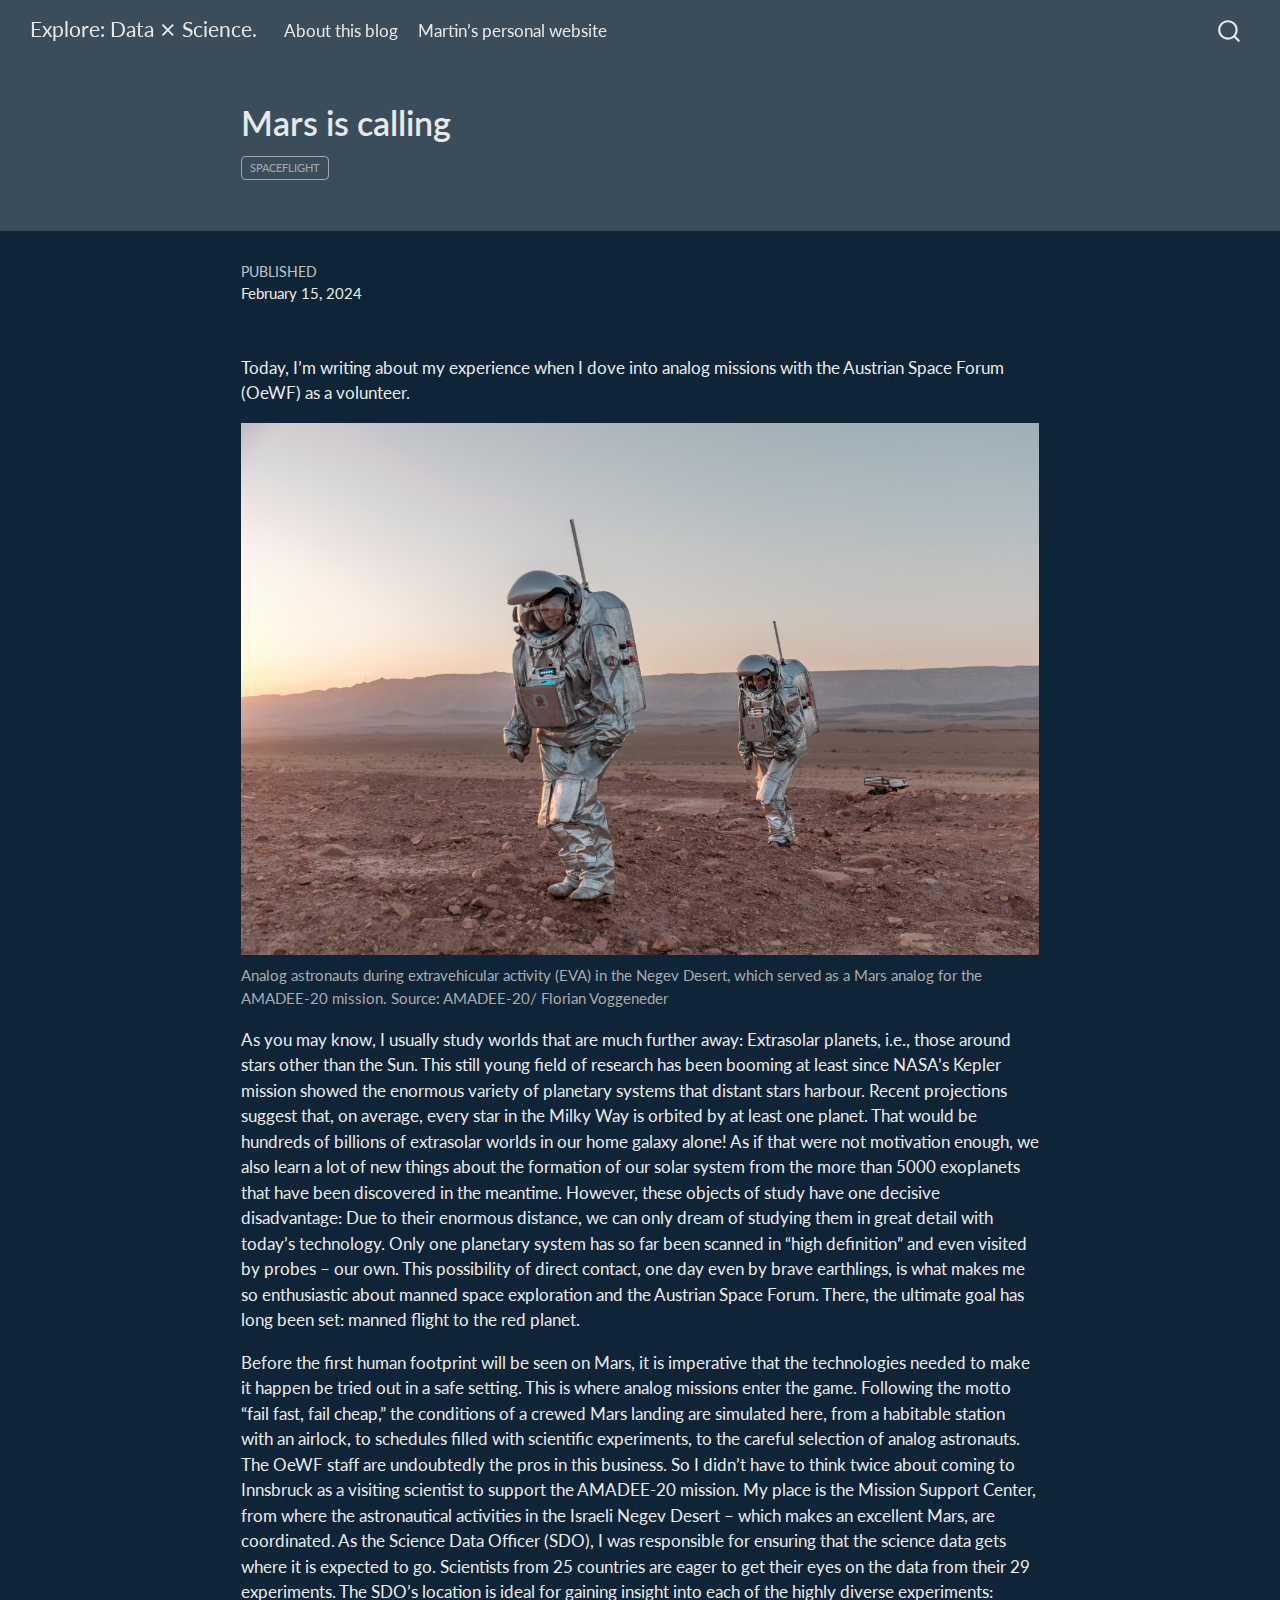
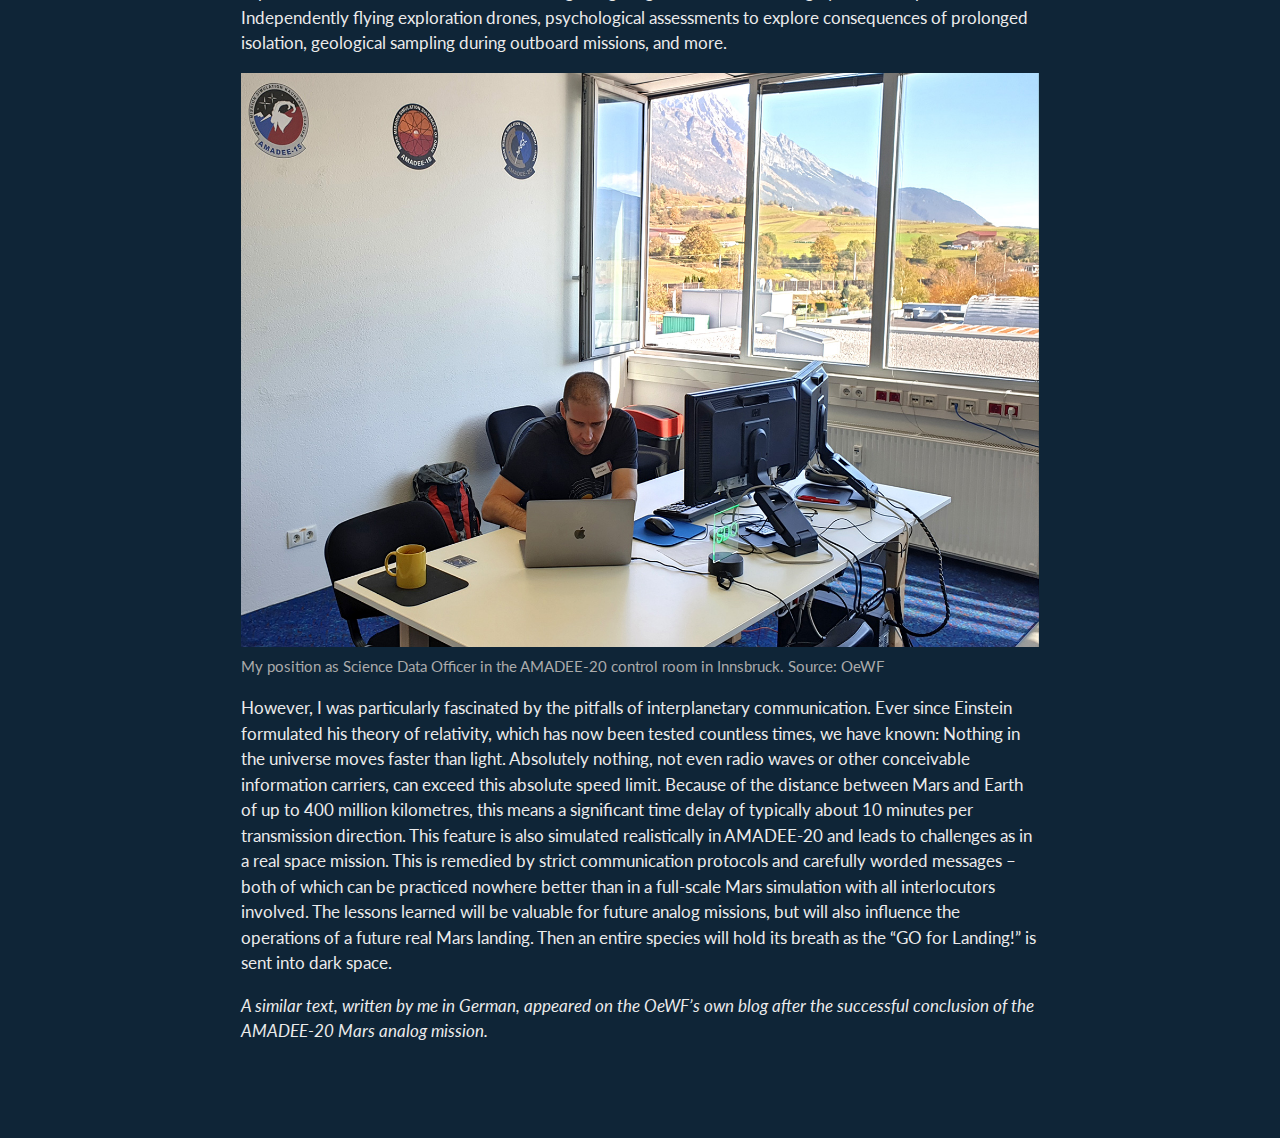
<file: posts/amadee20/index.html>
<!DOCTYPE html>
<html xmlns="http://www.w3.org/1999/xhtml" lang="en" xml:lang="en"><head>

<meta charset="utf-8">
<meta name="generator" content="quarto-1.4.555">

<meta name="viewport" content="width=device-width, initial-scale=1.0, user-scalable=yes">

<meta name="dcterms.date" content="2024-02-15">

<title>Explore: Data ⨯ Science. - Mars is calling</title>
<style>
code{white-space: pre-wrap;}
span.smallcaps{font-variant: small-caps;}
div.columns{display: flex; gap: min(4vw, 1.5em);}
div.column{flex: auto; overflow-x: auto;}
div.hanging-indent{margin-left: 1.5em; text-indent: -1.5em;}
ul.task-list{list-style: none;}
ul.task-list li input[type="checkbox"] {
  width: 0.8em;
  margin: 0 0.8em 0.2em -1em; /* quarto-specific, see https://github.com/quarto-dev/quarto-cli/issues/4556 */ 
  vertical-align: middle;
}
</style>


<script src="../../site_libs/quarto-nav/quarto-nav.js"></script>
<script src="../../site_libs/quarto-nav/headroom.min.js"></script>
<script src="../../site_libs/clipboard/clipboard.min.js"></script>
<script src="../../site_libs/quarto-search/autocomplete.umd.js"></script>
<script src="../../site_libs/quarto-search/fuse.min.js"></script>
<script src="../../site_libs/quarto-search/quarto-search.js"></script>
<meta name="quarto:offset" content="../../">
<script src="../../site_libs/quarto-html/quarto.js"></script>
<script src="../../site_libs/quarto-html/popper.min.js"></script>
<script src="../../site_libs/quarto-html/tippy.umd.min.js"></script>
<script src="../../site_libs/quarto-html/anchor.min.js"></script>
<link href="../../site_libs/quarto-html/tippy.css" rel="stylesheet">
<link href="../../site_libs/quarto-html/quarto-syntax-highlighting-dark.css" rel="stylesheet" id="quarto-text-highlighting-styles">
<script src="../../site_libs/bootstrap/bootstrap.min.js"></script>
<link href="../../site_libs/bootstrap/bootstrap-icons.css" rel="stylesheet">
<link href="../../site_libs/bootstrap/bootstrap.min.css" rel="stylesheet" id="quarto-bootstrap" data-mode="dark">
<script id="quarto-search-options" type="application/json">{
  "location": "navbar",
  "copy-button": false,
  "collapse-after": 3,
  "panel-placement": "end",
  "type": "overlay",
  "limit": 50,
  "keyboard-shortcut": [
    "f",
    "/",
    "s"
  ],
  "show-item-context": false,
  "language": {
    "search-no-results-text": "No results",
    "search-matching-documents-text": "matching documents",
    "search-copy-link-title": "Copy link to search",
    "search-hide-matches-text": "Hide additional matches",
    "search-more-match-text": "more match in this document",
    "search-more-matches-text": "more matches in this document",
    "search-clear-button-title": "Clear",
    "search-text-placeholder": "",
    "search-detached-cancel-button-title": "Cancel",
    "search-submit-button-title": "Submit",
    "search-label": "Search"
  }
}</script>


<link rel="stylesheet" href="../../styles.css">
</head>

<body class="nav-fixed fullcontent">

<div id="quarto-search-results"></div>
  <header id="quarto-header" class="headroom fixed-top quarto-banner">
    <nav class="navbar navbar-expand-lg " data-bs-theme="dark">
      <div class="navbar-container container-fluid">
      <div class="navbar-brand-container mx-auto">
    <a class="navbar-brand" href="../../index.html">
    <span class="navbar-title">Explore: Data ⨯ Science.</span>
    </a>
  </div>
            <div id="quarto-search" class="" title="Search"></div>
          <button class="navbar-toggler" type="button" data-bs-toggle="collapse" data-bs-target="#navbarCollapse" aria-controls="navbarCollapse" aria-expanded="false" aria-label="Toggle navigation" onclick="if (window.quartoToggleHeadroom) { window.quartoToggleHeadroom(); }">
  <span class="navbar-toggler-icon"></span>
</button>
          <div class="collapse navbar-collapse" id="navbarCollapse">
            <ul class="navbar-nav navbar-nav-scroll me-auto">
  <li class="nav-item">
    <a class="nav-link" href="../../about.html"> 
<span class="menu-text">About this blog</span></a>
  </li>  
  <li class="nav-item">
    <a class="nav-link" href="../../../../index.html"> 
<span class="menu-text">Martin’s personal website</span></a>
  </li>  
</ul>
          </div> <!-- /navcollapse -->
          <div class="quarto-navbar-tools">
</div>
      </div> <!-- /container-fluid -->
    </nav>
</header>
<!-- content -->
<header id="title-block-header" class="quarto-title-block default page-columns page-full">
  <div class="quarto-title-banner page-columns page-full">
    <div class="quarto-title column-body">
      <h1 class="title">Mars is calling</h1>
                                <div class="quarto-categories">
                <div class="quarto-category">spaceflight</div>
              </div>
                  </div>
  </div>
    
  
  <div class="quarto-title-meta">

      
      <div>
      <div class="quarto-title-meta-heading">Published</div>
      <div class="quarto-title-meta-contents">
        <p class="date">February 15, 2024</p>
      </div>
    </div>
    
      
    </div>
    
  
  </header><div id="quarto-content" class="quarto-container page-columns page-rows-contents page-layout-article page-navbar">
<!-- sidebar -->
<!-- margin-sidebar -->
    
<!-- main -->
<main class="content quarto-banner-title-block" id="quarto-document-content">





<p>Today, I’m writing about my experience when I dove into analog missions with the Austrian Space Forum (OeWF) as a volunteer.</p>
<div class="quarto-figure quarto-figure-center">
<figure class="figure">
<p><img src="AMADEE-20.jpg" class="img-fluid figure-img"></p>
<figcaption>Analog astronauts during extravehicular activity (EVA) in the Negev Desert, which served as a Mars analog for the AMADEE-20 mission. Source: AMADEE-20/ Florian Voggeneder</figcaption>
</figure>
</div>
<p>As you may know, I usually study worlds that are much further away: Extrasolar planets, i.e., those around stars other than the Sun. This still young field of research has been booming at least since NASA’s Kepler mission showed the enormous variety of planetary systems that distant stars harbour. Recent projections suggest that, on average, every star in the Milky Way is orbited by at least one planet. That would be hundreds of billions of extrasolar worlds in our home galaxy alone! As if that were not motivation enough, we also learn a lot of new things about the formation of our solar system from the more than 5000 exoplanets that have been discovered in the meantime. However, these objects of study have one decisive disadvantage: Due to their enormous distance, we can only dream of studying them in great detail with today’s technology. Only one planetary system has so far been scanned in “high definition” and even visited by probes – our own. This possibility of direct contact, one day even by brave earthlings, is what makes me so enthusiastic about manned space exploration and the Austrian Space Forum. There, the ultimate goal has long been set: manned flight to the red planet.</p>
<p>Before the first human footprint will be seen on Mars, it is imperative that the technologies needed to make it happen be tried out in a safe setting. This is where analog missions enter the game. Following the motto “fail fast, fail cheap,” the conditions of a crewed Mars landing are simulated here, from a habitable station with an airlock, to schedules filled with scientific experiments, to the careful selection of analog astronauts. The OeWF staff are undoubtedly the pros in this business. So I didn’t have to think twice about coming to Innsbruck as a visiting scientist to support the AMADEE-20 mission. My place is the Mission Support Center, from where the astronautical activities in the Israeli Negev Desert – which makes an excellent Mars, are coordinated. As the Science Data Officer (SDO), I was responsible for ensuring that the science data gets where it is expected to go. Scientists from 25 countries are eager to get their eyes on the data from their 29 experiments. The SDO’s location is ideal for gaining insight into each of the highly diverse experiments: Independently flying exploration drones, psychological assessments to explore consequences of prolonged isolation, geological sampling during outboard missions, and more.</p>
<div class="quarto-figure quarto-figure-center">
<figure class="figure">
<p><img src="A20-SDO.jpg" class="img-fluid figure-img"></p>
<figcaption>My position as Science Data Officer in the AMADEE-20 control room in Innsbruck. Source: OeWF</figcaption>
</figure>
</div>
<p>However, I was particularly fascinated by the pitfalls of interplanetary communication. Ever since Einstein formulated his theory of relativity, which has now been tested countless times, we have known: Nothing in the universe moves faster than light. Absolutely nothing, not even radio waves or other conceivable information carriers, can exceed this absolute speed limit. Because of the distance between Mars and Earth of up to 400 million kilometres, this means a significant time delay of typically about 10 minutes per transmission direction. This feature is also simulated realistically in AMADEE-20 and leads to challenges as in a real space mission. This is remedied by strict communication protocols and carefully worded messages – both of which can be practiced nowhere better than in a full-scale Mars simulation with all interlocutors involved. The lessons learned will be valuable for future analog missions, but will also influence the operations of a future real Mars landing. Then an entire species will hold its breath as the “GO for Landing!” is sent into dark space.</p>
<p><em>A similar text, written by me in German, appeared on the OeWF’s own blog after the successful conclusion of the AMADEE-20 Mars analog mission.</em></p>



</main> <!-- /main -->
<script id="quarto-html-after-body" type="application/javascript">
window.document.addEventListener("DOMContentLoaded", function (event) {
  const toggleBodyColorMode = (bsSheetEl) => {
    const mode = bsSheetEl.getAttribute("data-mode");
    const bodyEl = window.document.querySelector("body");
    if (mode === "dark") {
      bodyEl.classList.add("quarto-dark");
      bodyEl.classList.remove("quarto-light");
    } else {
      bodyEl.classList.add("quarto-light");
      bodyEl.classList.remove("quarto-dark");
    }
  }
  const toggleBodyColorPrimary = () => {
    const bsSheetEl = window.document.querySelector("link#quarto-bootstrap");
    if (bsSheetEl) {
      toggleBodyColorMode(bsSheetEl);
    }
  }
  toggleBodyColorPrimary();  
  const icon = "";
  const anchorJS = new window.AnchorJS();
  anchorJS.options = {
    placement: 'right',
    icon: icon
  };
  anchorJS.add('.anchored');
  const isCodeAnnotation = (el) => {
    for (const clz of el.classList) {
      if (clz.startsWith('code-annotation-')) {                     
        return true;
      }
    }
    return false;
  }
  const clipboard = new window.ClipboardJS('.code-copy-button', {
    text: function(trigger) {
      const codeEl = trigger.previousElementSibling.cloneNode(true);
      for (const childEl of codeEl.children) {
        if (isCodeAnnotation(childEl)) {
          childEl.remove();
        }
      }
      return codeEl.innerText;
    }
  });
  clipboard.on('success', function(e) {
    // button target
    const button = e.trigger;
    // don't keep focus
    button.blur();
    // flash "checked"
    button.classList.add('code-copy-button-checked');
    var currentTitle = button.getAttribute("title");
    button.setAttribute("title", "Copied!");
    let tooltip;
    if (window.bootstrap) {
      button.setAttribute("data-bs-toggle", "tooltip");
      button.setAttribute("data-bs-placement", "left");
      button.setAttribute("data-bs-title", "Copied!");
      tooltip = new bootstrap.Tooltip(button, 
        { trigger: "manual", 
          customClass: "code-copy-button-tooltip",
          offset: [0, -8]});
      tooltip.show();    
    }
    setTimeout(function() {
      if (tooltip) {
        tooltip.hide();
        button.removeAttribute("data-bs-title");
        button.removeAttribute("data-bs-toggle");
        button.removeAttribute("data-bs-placement");
      }
      button.setAttribute("title", currentTitle);
      button.classList.remove('code-copy-button-checked');
    }, 1000);
    // clear code selection
    e.clearSelection();
  });
    var localhostRegex = new RegExp(/^(?:http|https):\/\/localhost\:?[0-9]*\//);
    var mailtoRegex = new RegExp(/^mailto:/);
      var filterRegex = new RegExp("https:\/\/matiscke\.github\.io\/");
    var isInternal = (href) => {
        return filterRegex.test(href) || localhostRegex.test(href) || mailtoRegex.test(href);
    }
    // Inspect non-navigation links and adorn them if external
 	var links = window.document.querySelectorAll('a[href]:not(.nav-link):not(.navbar-brand):not(.toc-action):not(.sidebar-link):not(.sidebar-item-toggle):not(.pagination-link):not(.no-external):not([aria-hidden]):not(.dropdown-item):not(.quarto-navigation-tool)');
    for (var i=0; i<links.length; i++) {
      const link = links[i];
      if (!isInternal(link.href)) {
        // undo the damage that might have been done by quarto-nav.js in the case of
        // links that we want to consider external
        if (link.dataset.originalHref !== undefined) {
          link.href = link.dataset.originalHref;
        }
      }
    }
  function tippyHover(el, contentFn, onTriggerFn, onUntriggerFn) {
    const config = {
      allowHTML: true,
      maxWidth: 500,
      delay: 100,
      arrow: false,
      appendTo: function(el) {
          return el.parentElement;
      },
      interactive: true,
      interactiveBorder: 10,
      theme: 'quarto',
      placement: 'bottom-start',
    };
    if (contentFn) {
      config.content = contentFn;
    }
    if (onTriggerFn) {
      config.onTrigger = onTriggerFn;
    }
    if (onUntriggerFn) {
      config.onUntrigger = onUntriggerFn;
    }
    window.tippy(el, config); 
  }
  const noterefs = window.document.querySelectorAll('a[role="doc-noteref"]');
  for (var i=0; i<noterefs.length; i++) {
    const ref = noterefs[i];
    tippyHover(ref, function() {
      // use id or data attribute instead here
      let href = ref.getAttribute('data-footnote-href') || ref.getAttribute('href');
      try { href = new URL(href).hash; } catch {}
      const id = href.replace(/^#\/?/, "");
      const note = window.document.getElementById(id);
      if (note) {
        return note.innerHTML;
      } else {
        return "";
      }
    });
  }
  const xrefs = window.document.querySelectorAll('a.quarto-xref');
  const processXRef = (id, note) => {
    // Strip column container classes
    const stripColumnClz = (el) => {
      el.classList.remove("page-full", "page-columns");
      if (el.children) {
        for (const child of el.children) {
          stripColumnClz(child);
        }
      }
    }
    stripColumnClz(note)
    if (id === null || id.startsWith('sec-')) {
      // Special case sections, only their first couple elements
      const container = document.createElement("div");
      if (note.children && note.children.length > 2) {
        container.appendChild(note.children[0].cloneNode(true));
        for (let i = 1; i < note.children.length; i++) {
          const child = note.children[i];
          if (child.tagName === "P" && child.innerText === "") {
            continue;
          } else {
            container.appendChild(child.cloneNode(true));
            break;
          }
        }
        if (window.Quarto?.typesetMath) {
          window.Quarto.typesetMath(container);
        }
        return container.innerHTML
      } else {
        if (window.Quarto?.typesetMath) {
          window.Quarto.typesetMath(note);
        }
        return note.innerHTML;
      }
    } else {
      // Remove any anchor links if they are present
      const anchorLink = note.querySelector('a.anchorjs-link');
      if (anchorLink) {
        anchorLink.remove();
      }
      if (window.Quarto?.typesetMath) {
        window.Quarto.typesetMath(note);
      }
      // TODO in 1.5, we should make sure this works without a callout special case
      if (note.classList.contains("callout")) {
        return note.outerHTML;
      } else {
        return note.innerHTML;
      }
    }
  }
  for (var i=0; i<xrefs.length; i++) {
    const xref = xrefs[i];
    tippyHover(xref, undefined, function(instance) {
      instance.disable();
      let url = xref.getAttribute('href');
      let hash = undefined; 
      if (url.startsWith('#')) {
        hash = url;
      } else {
        try { hash = new URL(url).hash; } catch {}
      }
      if (hash) {
        const id = hash.replace(/^#\/?/, "");
        const note = window.document.getElementById(id);
        if (note !== null) {
          try {
            const html = processXRef(id, note.cloneNode(true));
            instance.setContent(html);
          } finally {
            instance.enable();
            instance.show();
          }
        } else {
          // See if we can fetch this
          fetch(url.split('#')[0])
          .then(res => res.text())
          .then(html => {
            const parser = new DOMParser();
            const htmlDoc = parser.parseFromString(html, "text/html");
            const note = htmlDoc.getElementById(id);
            if (note !== null) {
              const html = processXRef(id, note);
              instance.setContent(html);
            } 
          }).finally(() => {
            instance.enable();
            instance.show();
          });
        }
      } else {
        // See if we can fetch a full url (with no hash to target)
        // This is a special case and we should probably do some content thinning / targeting
        fetch(url)
        .then(res => res.text())
        .then(html => {
          const parser = new DOMParser();
          const htmlDoc = parser.parseFromString(html, "text/html");
          const note = htmlDoc.querySelector('main.content');
          if (note !== null) {
            // This should only happen for chapter cross references
            // (since there is no id in the URL)
            // remove the first header
            if (note.children.length > 0 && note.children[0].tagName === "HEADER") {
              note.children[0].remove();
            }
            const html = processXRef(null, note);
            instance.setContent(html);
          } 
        }).finally(() => {
          instance.enable();
          instance.show();
        });
      }
    }, function(instance) {
    });
  }
      let selectedAnnoteEl;
      const selectorForAnnotation = ( cell, annotation) => {
        let cellAttr = 'data-code-cell="' + cell + '"';
        let lineAttr = 'data-code-annotation="' +  annotation + '"';
        const selector = 'span[' + cellAttr + '][' + lineAttr + ']';
        return selector;
      }
      const selectCodeLines = (annoteEl) => {
        const doc = window.document;
        const targetCell = annoteEl.getAttribute("data-target-cell");
        const targetAnnotation = annoteEl.getAttribute("data-target-annotation");
        const annoteSpan = window.document.querySelector(selectorForAnnotation(targetCell, targetAnnotation));
        const lines = annoteSpan.getAttribute("data-code-lines").split(",");
        const lineIds = lines.map((line) => {
          return targetCell + "-" + line;
        })
        let top = null;
        let height = null;
        let parent = null;
        if (lineIds.length > 0) {
            //compute the position of the single el (top and bottom and make a div)
            const el = window.document.getElementById(lineIds[0]);
            top = el.offsetTop;
            height = el.offsetHeight;
            parent = el.parentElement.parentElement;
          if (lineIds.length > 1) {
            const lastEl = window.document.getElementById(lineIds[lineIds.length - 1]);
            const bottom = lastEl.offsetTop + lastEl.offsetHeight;
            height = bottom - top;
          }
          if (top !== null && height !== null && parent !== null) {
            // cook up a div (if necessary) and position it 
            let div = window.document.getElementById("code-annotation-line-highlight");
            if (div === null) {
              div = window.document.createElement("div");
              div.setAttribute("id", "code-annotation-line-highlight");
              div.style.position = 'absolute';
              parent.appendChild(div);
            }
            div.style.top = top - 2 + "px";
            div.style.height = height + 4 + "px";
            div.style.left = 0;
            let gutterDiv = window.document.getElementById("code-annotation-line-highlight-gutter");
            if (gutterDiv === null) {
              gutterDiv = window.document.createElement("div");
              gutterDiv.setAttribute("id", "code-annotation-line-highlight-gutter");
              gutterDiv.style.position = 'absolute';
              const codeCell = window.document.getElementById(targetCell);
              const gutter = codeCell.querySelector('.code-annotation-gutter');
              gutter.appendChild(gutterDiv);
            }
            gutterDiv.style.top = top - 2 + "px";
            gutterDiv.style.height = height + 4 + "px";
          }
          selectedAnnoteEl = annoteEl;
        }
      };
      const unselectCodeLines = () => {
        const elementsIds = ["code-annotation-line-highlight", "code-annotation-line-highlight-gutter"];
        elementsIds.forEach((elId) => {
          const div = window.document.getElementById(elId);
          if (div) {
            div.remove();
          }
        });
        selectedAnnoteEl = undefined;
      };
        // Handle positioning of the toggle
    window.addEventListener(
      "resize",
      throttle(() => {
        elRect = undefined;
        if (selectedAnnoteEl) {
          selectCodeLines(selectedAnnoteEl);
        }
      }, 10)
    );
    function throttle(fn, ms) {
    let throttle = false;
    let timer;
      return (...args) => {
        if(!throttle) { // first call gets through
            fn.apply(this, args);
            throttle = true;
        } else { // all the others get throttled
            if(timer) clearTimeout(timer); // cancel #2
            timer = setTimeout(() => {
              fn.apply(this, args);
              timer = throttle = false;
            }, ms);
        }
      };
    }
      // Attach click handler to the DT
      const annoteDls = window.document.querySelectorAll('dt[data-target-cell]');
      for (const annoteDlNode of annoteDls) {
        annoteDlNode.addEventListener('click', (event) => {
          const clickedEl = event.target;
          if (clickedEl !== selectedAnnoteEl) {
            unselectCodeLines();
            const activeEl = window.document.querySelector('dt[data-target-cell].code-annotation-active');
            if (activeEl) {
              activeEl.classList.remove('code-annotation-active');
            }
            selectCodeLines(clickedEl);
            clickedEl.classList.add('code-annotation-active');
          } else {
            // Unselect the line
            unselectCodeLines();
            clickedEl.classList.remove('code-annotation-active');
          }
        });
      }
  const findCites = (el) => {
    const parentEl = el.parentElement;
    if (parentEl) {
      const cites = parentEl.dataset.cites;
      if (cites) {
        return {
          el,
          cites: cites.split(' ')
        };
      } else {
        return findCites(el.parentElement)
      }
    } else {
      return undefined;
    }
  };
  var bibliorefs = window.document.querySelectorAll('a[role="doc-biblioref"]');
  for (var i=0; i<bibliorefs.length; i++) {
    const ref = bibliorefs[i];
    const citeInfo = findCites(ref);
    if (citeInfo) {
      tippyHover(citeInfo.el, function() {
        var popup = window.document.createElement('div');
        citeInfo.cites.forEach(function(cite) {
          var citeDiv = window.document.createElement('div');
          citeDiv.classList.add('hanging-indent');
          citeDiv.classList.add('csl-entry');
          var biblioDiv = window.document.getElementById('ref-' + cite);
          if (biblioDiv) {
            citeDiv.innerHTML = biblioDiv.innerHTML;
          }
          popup.appendChild(citeDiv);
        });
        return popup.innerHTML;
      });
    }
  }
});
</script>
</div> <!-- /content -->




</body></html>
</file>
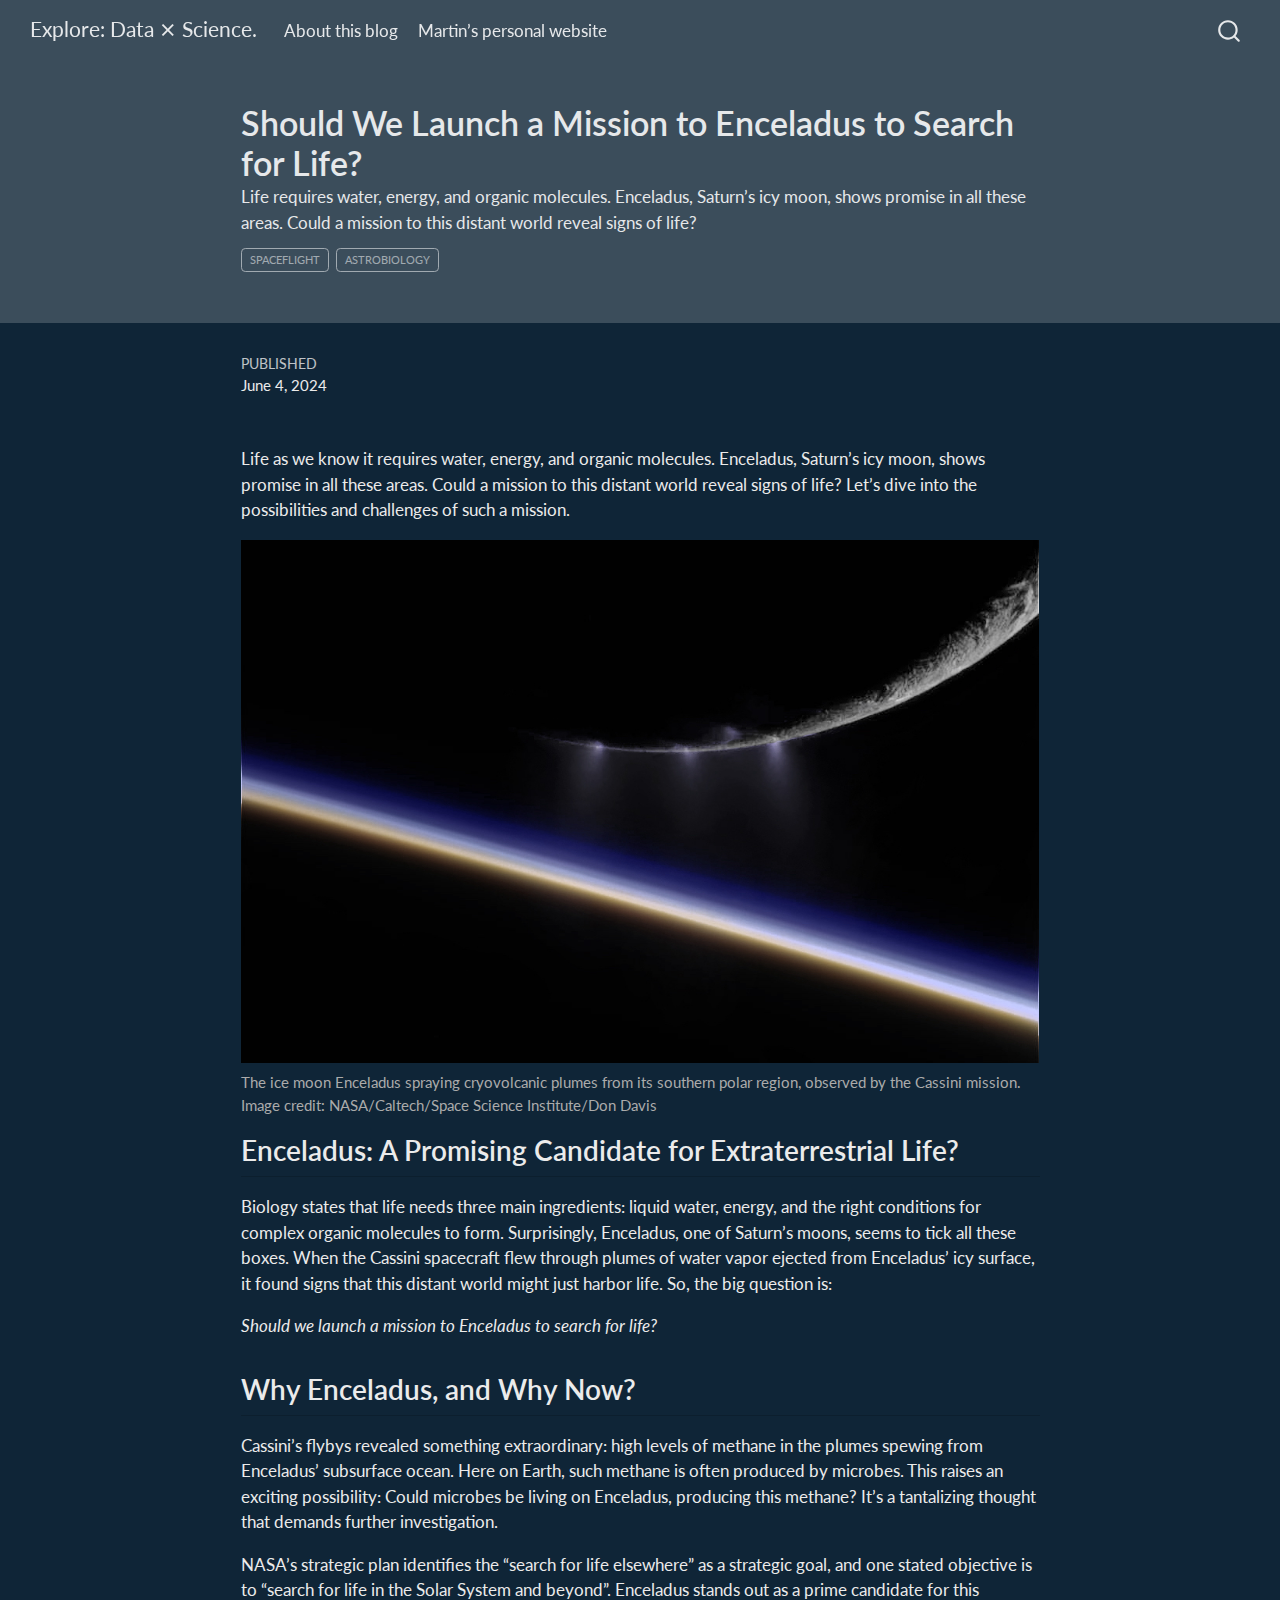
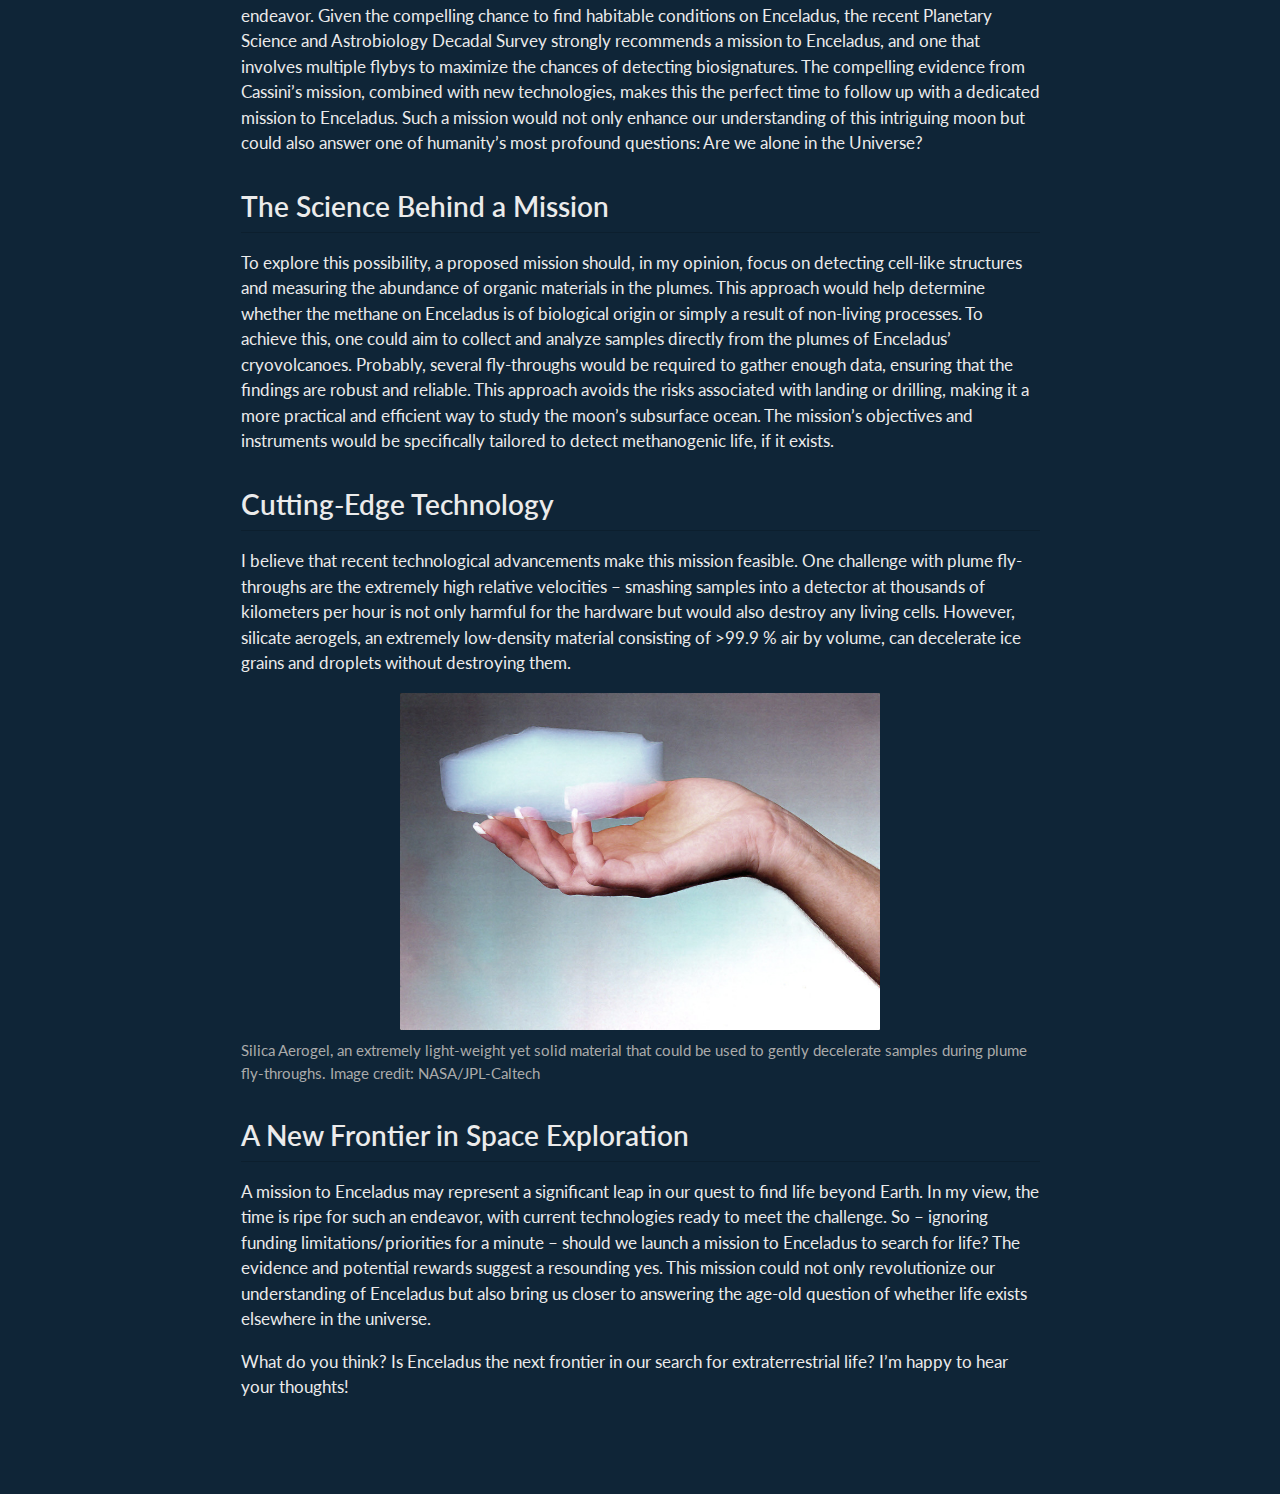
<file: posts/enceladus/index.html>
<!DOCTYPE html>
<html xmlns="http://www.w3.org/1999/xhtml" lang="en" xml:lang="en"><head>

<meta charset="utf-8">
<meta name="generator" content="quarto-1.4.555">

<meta name="viewport" content="width=device-width, initial-scale=1.0, user-scalable=yes">

<meta name="dcterms.date" content="2024-06-04">
<meta name="description" content="Life requires water, energy, and organic molecules. Enceladus, Saturn’s icy moon, shows promise in all these areas. Could a mission to this distant world reveal signs of life?">

<title>Explore: Data ⨯ Science. - Should We Launch a Mission to Enceladus to Search for Life?</title>
<style>
code{white-space: pre-wrap;}
span.smallcaps{font-variant: small-caps;}
div.columns{display: flex; gap: min(4vw, 1.5em);}
div.column{flex: auto; overflow-x: auto;}
div.hanging-indent{margin-left: 1.5em; text-indent: -1.5em;}
ul.task-list{list-style: none;}
ul.task-list li input[type="checkbox"] {
  width: 0.8em;
  margin: 0 0.8em 0.2em -1em; /* quarto-specific, see https://github.com/quarto-dev/quarto-cli/issues/4556 */ 
  vertical-align: middle;
}
</style>


<script src="../../site_libs/quarto-nav/quarto-nav.js"></script>
<script src="../../site_libs/quarto-nav/headroom.min.js"></script>
<script src="../../site_libs/clipboard/clipboard.min.js"></script>
<script src="../../site_libs/quarto-search/autocomplete.umd.js"></script>
<script src="../../site_libs/quarto-search/fuse.min.js"></script>
<script src="../../site_libs/quarto-search/quarto-search.js"></script>
<meta name="quarto:offset" content="../../">
<script src="../../site_libs/quarto-html/quarto.js"></script>
<script src="../../site_libs/quarto-html/popper.min.js"></script>
<script src="../../site_libs/quarto-html/tippy.umd.min.js"></script>
<script src="../../site_libs/quarto-html/anchor.min.js"></script>
<link href="../../site_libs/quarto-html/tippy.css" rel="stylesheet">
<link href="../../site_libs/quarto-html/quarto-syntax-highlighting-dark.css" rel="stylesheet" id="quarto-text-highlighting-styles">
<script src="../../site_libs/bootstrap/bootstrap.min.js"></script>
<link href="../../site_libs/bootstrap/bootstrap-icons.css" rel="stylesheet">
<link href="../../site_libs/bootstrap/bootstrap.min.css" rel="stylesheet" id="quarto-bootstrap" data-mode="dark">
<script id="quarto-search-options" type="application/json">{
  "location": "navbar",
  "copy-button": false,
  "collapse-after": 3,
  "panel-placement": "end",
  "type": "overlay",
  "limit": 50,
  "keyboard-shortcut": [
    "f",
    "/",
    "s"
  ],
  "show-item-context": false,
  "language": {
    "search-no-results-text": "No results",
    "search-matching-documents-text": "matching documents",
    "search-copy-link-title": "Copy link to search",
    "search-hide-matches-text": "Hide additional matches",
    "search-more-match-text": "more match in this document",
    "search-more-matches-text": "more matches in this document",
    "search-clear-button-title": "Clear",
    "search-text-placeholder": "",
    "search-detached-cancel-button-title": "Cancel",
    "search-submit-button-title": "Submit",
    "search-label": "Search"
  }
}</script>


<link rel="stylesheet" href="../../styles.css">
</head>

<body class="nav-fixed fullcontent">

<div id="quarto-search-results"></div>
  <header id="quarto-header" class="headroom fixed-top quarto-banner">
    <nav class="navbar navbar-expand-lg " data-bs-theme="dark">
      <div class="navbar-container container-fluid">
      <div class="navbar-brand-container mx-auto">
    <a class="navbar-brand" href="../../index.html">
    <span class="navbar-title">Explore: Data ⨯ Science.</span>
    </a>
  </div>
            <div id="quarto-search" class="" title="Search"></div>
          <button class="navbar-toggler" type="button" data-bs-toggle="collapse" data-bs-target="#navbarCollapse" aria-controls="navbarCollapse" aria-expanded="false" aria-label="Toggle navigation" onclick="if (window.quartoToggleHeadroom) { window.quartoToggleHeadroom(); }">
  <span class="navbar-toggler-icon"></span>
</button>
          <div class="collapse navbar-collapse" id="navbarCollapse">
            <ul class="navbar-nav navbar-nav-scroll me-auto">
  <li class="nav-item">
    <a class="nav-link" href="../../about.html"> 
<span class="menu-text">About this blog</span></a>
  </li>  
  <li class="nav-item">
    <a class="nav-link" href="../../../../index.html"> 
<span class="menu-text">Martin’s personal website</span></a>
  </li>  
</ul>
          </div> <!-- /navcollapse -->
          <div class="quarto-navbar-tools">
</div>
      </div> <!-- /container-fluid -->
    </nav>
</header>
<!-- content -->
<header id="title-block-header" class="quarto-title-block default page-columns page-full">
  <div class="quarto-title-banner page-columns page-full">
    <div class="quarto-title column-body">
      <h1 class="title">Should We Launch a Mission to Enceladus to Search for Life?</h1>
                  <div>
        <div class="description">
          Life requires water, energy, and organic molecules. Enceladus, Saturn’s icy moon, shows promise in all these areas. Could a mission to this distant world reveal signs of life?
        </div>
      </div>
                          <div class="quarto-categories">
                <div class="quarto-category">spaceflight</div>
                <div class="quarto-category">astrobiology</div>
              </div>
                  </div>
  </div>
    
  
  <div class="quarto-title-meta">

      
      <div>
      <div class="quarto-title-meta-heading">Published</div>
      <div class="quarto-title-meta-contents">
        <p class="date">June 4, 2024</p>
      </div>
    </div>
    
      
    </div>
    
  
  </header><div id="quarto-content" class="quarto-container page-columns page-rows-contents page-layout-article page-navbar">
<!-- sidebar -->
<!-- margin-sidebar -->
    
<!-- main -->
<main class="content quarto-banner-title-block" id="quarto-document-content">





<p>Life as we know it requires water, energy, and organic molecules. Enceladus, Saturn’s icy moon, shows promise in all these areas. Could a mission to this distant world reveal signs of life? Let’s dive into the possibilities and challenges of such a mission.</p>
<div class="quarto-figure quarto-figure-center">
<figure class="figure">
<p><img src="20170717_enceladus-plumes-cassini_cropped.jpg" class="img-fluid figure-img"></p>
<figcaption>The ice moon Enceladus spraying cryovolcanic plumes from its southern polar region, observed by the Cassini mission. Image credit: NASA/Caltech/Space Science Institute/Don Davis</figcaption>
</figure>
</div>
<section id="enceladus-a-promising-candidate-for-extraterrestrial-life" class="level2">
<h2 class="anchored" data-anchor-id="enceladus-a-promising-candidate-for-extraterrestrial-life">Enceladus: A Promising Candidate for Extraterrestrial Life?</h2>
<p>Biology states that life needs three main ingredients: liquid water, energy, and the right conditions for complex organic molecules to form. Surprisingly, Enceladus, one of Saturn’s moons, seems to tick all these boxes. When the Cassini spacecraft flew through plumes of water vapor ejected from Enceladus’ icy surface, it found signs that this distant world might just harbor life. So, the big question is:</p>
<p><em>Should we launch a mission to Enceladus to search for life?</em></p>
</section>
<section id="why-enceladus-and-why-now" class="level2">
<h2 class="anchored" data-anchor-id="why-enceladus-and-why-now">Why Enceladus, and Why Now?</h2>
<p>Cassini’s flybys revealed something extraordinary: high levels of methane in the plumes spewing from Enceladus’ subsurface ocean. Here on Earth, such methane is often produced by microbes. This raises an exciting possibility: Could microbes be living on Enceladus, producing this methane? It’s a tantalizing thought that demands further investigation.</p>
<p>NASA’s strategic plan identifies the “search for life elsewhere” as a strategic goal, and one stated objective is to “search for life in the Solar System and beyond”. Enceladus stands out as a prime candidate for this endeavor. Given the compelling chance to find habitable conditions on Enceladus, the recent Planetary Science and Astrobiology Decadal Survey strongly recommends a mission to Enceladus, and one that involves multiple flybys to maximize the chances of detecting biosignatures. The compelling evidence from Cassini’s mission, combined with new technologies, makes this the perfect time to follow up with a dedicated mission to Enceladus. Such a mission would not only enhance our understanding of this intriguing moon but could also answer one of humanity’s most profound questions: Are we alone in the Universe?</p>
</section>
<section id="the-science-behind-a-mission" class="level2">
<h2 class="anchored" data-anchor-id="the-science-behind-a-mission">The Science Behind a Mission</h2>
<p>To explore this possibility, a proposed mission should, in my opinion, focus on detecting cell-like structures and measuring the abundance of organic materials in the plumes. This approach would help determine whether the methane on Enceladus is of biological origin or simply a result of non-living processes. To achieve this, one could aim to collect and analyze samples directly from the plumes of Enceladus’ cryovolcanoes. Probably, several fly-throughs would be required to gather enough data, ensuring that the findings are robust and reliable. This approach avoids the risks associated with landing or drilling, making it a more practical and efficient way to study the moon’s subsurface ocean. The mission’s objectives and instruments would be specifically tailored to detect methanogenic life, if it exists.</p>
</section>
<section id="cutting-edge-technology" class="level2">
<h2 class="anchored" data-anchor-id="cutting-edge-technology">Cutting-Edge Technology</h2>
<p>I believe that recent technological advancements make this mission feasible. One challenge with plume fly-throughs are the extremely high relative velocities – smashing samples into a detector at thousands of kilometers per hour is not only harmful for the hardware but would also destroy any living cells. However, silicate aerogels, an extremely low-density material consisting of &gt;99.9 % air by volume, can decelerate ice grains and droplets without destroying them.</p>
<div class="quarto-figure quarto-figure-center">
<figure class="figure">
<p><img src="Aerogel_hand.jpg" class="img-fluid figure-img" style="width:60.0%"></p>
<figcaption>Silica Aerogel, an extremely light-weight yet solid material that could be used to gently decelerate samples during plume fly-throughs. Image credit: NASA/JPL-Caltech</figcaption>
</figure>
</div>
</section>
<section id="a-new-frontier-in-space-exploration" class="level2">
<h2 class="anchored" data-anchor-id="a-new-frontier-in-space-exploration">A New Frontier in Space Exploration</h2>
<p>A mission to Enceladus may represent a significant leap in our quest to find life beyond Earth. In my view, the time is ripe for such an endeavor, with current technologies ready to meet the challenge. So – ignoring funding limitations/priorities for a minute – should we launch a mission to Enceladus to search for life? The evidence and potential rewards suggest a resounding yes. This mission could not only revolutionize our understanding of Enceladus but also bring us closer to answering the age-old question of whether life exists elsewhere in the universe.</p>
<p>What do you think? Is Enceladus the next frontier in our search for extraterrestrial life? I’m happy to hear your thoughts!</p>


</section>

</main> <!-- /main -->
<script id="quarto-html-after-body" type="application/javascript">
window.document.addEventListener("DOMContentLoaded", function (event) {
  const toggleBodyColorMode = (bsSheetEl) => {
    const mode = bsSheetEl.getAttribute("data-mode");
    const bodyEl = window.document.querySelector("body");
    if (mode === "dark") {
      bodyEl.classList.add("quarto-dark");
      bodyEl.classList.remove("quarto-light");
    } else {
      bodyEl.classList.add("quarto-light");
      bodyEl.classList.remove("quarto-dark");
    }
  }
  const toggleBodyColorPrimary = () => {
    const bsSheetEl = window.document.querySelector("link#quarto-bootstrap");
    if (bsSheetEl) {
      toggleBodyColorMode(bsSheetEl);
    }
  }
  toggleBodyColorPrimary();  
  const icon = "";
  const anchorJS = new window.AnchorJS();
  anchorJS.options = {
    placement: 'right',
    icon: icon
  };
  anchorJS.add('.anchored');
  const isCodeAnnotation = (el) => {
    for (const clz of el.classList) {
      if (clz.startsWith('code-annotation-')) {                     
        return true;
      }
    }
    return false;
  }
  const clipboard = new window.ClipboardJS('.code-copy-button', {
    text: function(trigger) {
      const codeEl = trigger.previousElementSibling.cloneNode(true);
      for (const childEl of codeEl.children) {
        if (isCodeAnnotation(childEl)) {
          childEl.remove();
        }
      }
      return codeEl.innerText;
    }
  });
  clipboard.on('success', function(e) {
    // button target
    const button = e.trigger;
    // don't keep focus
    button.blur();
    // flash "checked"
    button.classList.add('code-copy-button-checked');
    var currentTitle = button.getAttribute("title");
    button.setAttribute("title", "Copied!");
    let tooltip;
    if (window.bootstrap) {
      button.setAttribute("data-bs-toggle", "tooltip");
      button.setAttribute("data-bs-placement", "left");
      button.setAttribute("data-bs-title", "Copied!");
      tooltip = new bootstrap.Tooltip(button, 
        { trigger: "manual", 
          customClass: "code-copy-button-tooltip",
          offset: [0, -8]});
      tooltip.show();    
    }
    setTimeout(function() {
      if (tooltip) {
        tooltip.hide();
        button.removeAttribute("data-bs-title");
        button.removeAttribute("data-bs-toggle");
        button.removeAttribute("data-bs-placement");
      }
      button.setAttribute("title", currentTitle);
      button.classList.remove('code-copy-button-checked');
    }, 1000);
    // clear code selection
    e.clearSelection();
  });
    var localhostRegex = new RegExp(/^(?:http|https):\/\/localhost\:?[0-9]*\//);
    var mailtoRegex = new RegExp(/^mailto:/);
      var filterRegex = new RegExp("https:\/\/matiscke\.github\.io\/");
    var isInternal = (href) => {
        return filterRegex.test(href) || localhostRegex.test(href) || mailtoRegex.test(href);
    }
    // Inspect non-navigation links and adorn them if external
 	var links = window.document.querySelectorAll('a[href]:not(.nav-link):not(.navbar-brand):not(.toc-action):not(.sidebar-link):not(.sidebar-item-toggle):not(.pagination-link):not(.no-external):not([aria-hidden]):not(.dropdown-item):not(.quarto-navigation-tool)');
    for (var i=0; i<links.length; i++) {
      const link = links[i];
      if (!isInternal(link.href)) {
        // undo the damage that might have been done by quarto-nav.js in the case of
        // links that we want to consider external
        if (link.dataset.originalHref !== undefined) {
          link.href = link.dataset.originalHref;
        }
      }
    }
  function tippyHover(el, contentFn, onTriggerFn, onUntriggerFn) {
    const config = {
      allowHTML: true,
      maxWidth: 500,
      delay: 100,
      arrow: false,
      appendTo: function(el) {
          return el.parentElement;
      },
      interactive: true,
      interactiveBorder: 10,
      theme: 'quarto',
      placement: 'bottom-start',
    };
    if (contentFn) {
      config.content = contentFn;
    }
    if (onTriggerFn) {
      config.onTrigger = onTriggerFn;
    }
    if (onUntriggerFn) {
      config.onUntrigger = onUntriggerFn;
    }
    window.tippy(el, config); 
  }
  const noterefs = window.document.querySelectorAll('a[role="doc-noteref"]');
  for (var i=0; i<noterefs.length; i++) {
    const ref = noterefs[i];
    tippyHover(ref, function() {
      // use id or data attribute instead here
      let href = ref.getAttribute('data-footnote-href') || ref.getAttribute('href');
      try { href = new URL(href).hash; } catch {}
      const id = href.replace(/^#\/?/, "");
      const note = window.document.getElementById(id);
      if (note) {
        return note.innerHTML;
      } else {
        return "";
      }
    });
  }
  const xrefs = window.document.querySelectorAll('a.quarto-xref');
  const processXRef = (id, note) => {
    // Strip column container classes
    const stripColumnClz = (el) => {
      el.classList.remove("page-full", "page-columns");
      if (el.children) {
        for (const child of el.children) {
          stripColumnClz(child);
        }
      }
    }
    stripColumnClz(note)
    if (id === null || id.startsWith('sec-')) {
      // Special case sections, only their first couple elements
      const container = document.createElement("div");
      if (note.children && note.children.length > 2) {
        container.appendChild(note.children[0].cloneNode(true));
        for (let i = 1; i < note.children.length; i++) {
          const child = note.children[i];
          if (child.tagName === "P" && child.innerText === "") {
            continue;
          } else {
            container.appendChild(child.cloneNode(true));
            break;
          }
        }
        if (window.Quarto?.typesetMath) {
          window.Quarto.typesetMath(container);
        }
        return container.innerHTML
      } else {
        if (window.Quarto?.typesetMath) {
          window.Quarto.typesetMath(note);
        }
        return note.innerHTML;
      }
    } else {
      // Remove any anchor links if they are present
      const anchorLink = note.querySelector('a.anchorjs-link');
      if (anchorLink) {
        anchorLink.remove();
      }
      if (window.Quarto?.typesetMath) {
        window.Quarto.typesetMath(note);
      }
      // TODO in 1.5, we should make sure this works without a callout special case
      if (note.classList.contains("callout")) {
        return note.outerHTML;
      } else {
        return note.innerHTML;
      }
    }
  }
  for (var i=0; i<xrefs.length; i++) {
    const xref = xrefs[i];
    tippyHover(xref, undefined, function(instance) {
      instance.disable();
      let url = xref.getAttribute('href');
      let hash = undefined; 
      if (url.startsWith('#')) {
        hash = url;
      } else {
        try { hash = new URL(url).hash; } catch {}
      }
      if (hash) {
        const id = hash.replace(/^#\/?/, "");
        const note = window.document.getElementById(id);
        if (note !== null) {
          try {
            const html = processXRef(id, note.cloneNode(true));
            instance.setContent(html);
          } finally {
            instance.enable();
            instance.show();
          }
        } else {
          // See if we can fetch this
          fetch(url.split('#')[0])
          .then(res => res.text())
          .then(html => {
            const parser = new DOMParser();
            const htmlDoc = parser.parseFromString(html, "text/html");
            const note = htmlDoc.getElementById(id);
            if (note !== null) {
              const html = processXRef(id, note);
              instance.setContent(html);
            } 
          }).finally(() => {
            instance.enable();
            instance.show();
          });
        }
      } else {
        // See if we can fetch a full url (with no hash to target)
        // This is a special case and we should probably do some content thinning / targeting
        fetch(url)
        .then(res => res.text())
        .then(html => {
          const parser = new DOMParser();
          const htmlDoc = parser.parseFromString(html, "text/html");
          const note = htmlDoc.querySelector('main.content');
          if (note !== null) {
            // This should only happen for chapter cross references
            // (since there is no id in the URL)
            // remove the first header
            if (note.children.length > 0 && note.children[0].tagName === "HEADER") {
              note.children[0].remove();
            }
            const html = processXRef(null, note);
            instance.setContent(html);
          } 
        }).finally(() => {
          instance.enable();
          instance.show();
        });
      }
    }, function(instance) {
    });
  }
      let selectedAnnoteEl;
      const selectorForAnnotation = ( cell, annotation) => {
        let cellAttr = 'data-code-cell="' + cell + '"';
        let lineAttr = 'data-code-annotation="' +  annotation + '"';
        const selector = 'span[' + cellAttr + '][' + lineAttr + ']';
        return selector;
      }
      const selectCodeLines = (annoteEl) => {
        const doc = window.document;
        const targetCell = annoteEl.getAttribute("data-target-cell");
        const targetAnnotation = annoteEl.getAttribute("data-target-annotation");
        const annoteSpan = window.document.querySelector(selectorForAnnotation(targetCell, targetAnnotation));
        const lines = annoteSpan.getAttribute("data-code-lines").split(",");
        const lineIds = lines.map((line) => {
          return targetCell + "-" + line;
        })
        let top = null;
        let height = null;
        let parent = null;
        if (lineIds.length > 0) {
            //compute the position of the single el (top and bottom and make a div)
            const el = window.document.getElementById(lineIds[0]);
            top = el.offsetTop;
            height = el.offsetHeight;
            parent = el.parentElement.parentElement;
          if (lineIds.length > 1) {
            const lastEl = window.document.getElementById(lineIds[lineIds.length - 1]);
            const bottom = lastEl.offsetTop + lastEl.offsetHeight;
            height = bottom - top;
          }
          if (top !== null && height !== null && parent !== null) {
            // cook up a div (if necessary) and position it 
            let div = window.document.getElementById("code-annotation-line-highlight");
            if (div === null) {
              div = window.document.createElement("div");
              div.setAttribute("id", "code-annotation-line-highlight");
              div.style.position = 'absolute';
              parent.appendChild(div);
            }
            div.style.top = top - 2 + "px";
            div.style.height = height + 4 + "px";
            div.style.left = 0;
            let gutterDiv = window.document.getElementById("code-annotation-line-highlight-gutter");
            if (gutterDiv === null) {
              gutterDiv = window.document.createElement("div");
              gutterDiv.setAttribute("id", "code-annotation-line-highlight-gutter");
              gutterDiv.style.position = 'absolute';
              const codeCell = window.document.getElementById(targetCell);
              const gutter = codeCell.querySelector('.code-annotation-gutter');
              gutter.appendChild(gutterDiv);
            }
            gutterDiv.style.top = top - 2 + "px";
            gutterDiv.style.height = height + 4 + "px";
          }
          selectedAnnoteEl = annoteEl;
        }
      };
      const unselectCodeLines = () => {
        const elementsIds = ["code-annotation-line-highlight", "code-annotation-line-highlight-gutter"];
        elementsIds.forEach((elId) => {
          const div = window.document.getElementById(elId);
          if (div) {
            div.remove();
          }
        });
        selectedAnnoteEl = undefined;
      };
        // Handle positioning of the toggle
    window.addEventListener(
      "resize",
      throttle(() => {
        elRect = undefined;
        if (selectedAnnoteEl) {
          selectCodeLines(selectedAnnoteEl);
        }
      }, 10)
    );
    function throttle(fn, ms) {
    let throttle = false;
    let timer;
      return (...args) => {
        if(!throttle) { // first call gets through
            fn.apply(this, args);
            throttle = true;
        } else { // all the others get throttled
            if(timer) clearTimeout(timer); // cancel #2
            timer = setTimeout(() => {
              fn.apply(this, args);
              timer = throttle = false;
            }, ms);
        }
      };
    }
      // Attach click handler to the DT
      const annoteDls = window.document.querySelectorAll('dt[data-target-cell]');
      for (const annoteDlNode of annoteDls) {
        annoteDlNode.addEventListener('click', (event) => {
          const clickedEl = event.target;
          if (clickedEl !== selectedAnnoteEl) {
            unselectCodeLines();
            const activeEl = window.document.querySelector('dt[data-target-cell].code-annotation-active');
            if (activeEl) {
              activeEl.classList.remove('code-annotation-active');
            }
            selectCodeLines(clickedEl);
            clickedEl.classList.add('code-annotation-active');
          } else {
            // Unselect the line
            unselectCodeLines();
            clickedEl.classList.remove('code-annotation-active');
          }
        });
      }
  const findCites = (el) => {
    const parentEl = el.parentElement;
    if (parentEl) {
      const cites = parentEl.dataset.cites;
      if (cites) {
        return {
          el,
          cites: cites.split(' ')
        };
      } else {
        return findCites(el.parentElement)
      }
    } else {
      return undefined;
    }
  };
  var bibliorefs = window.document.querySelectorAll('a[role="doc-biblioref"]');
  for (var i=0; i<bibliorefs.length; i++) {
    const ref = bibliorefs[i];
    const citeInfo = findCites(ref);
    if (citeInfo) {
      tippyHover(citeInfo.el, function() {
        var popup = window.document.createElement('div');
        citeInfo.cites.forEach(function(cite) {
          var citeDiv = window.document.createElement('div');
          citeDiv.classList.add('hanging-indent');
          citeDiv.classList.add('csl-entry');
          var biblioDiv = window.document.getElementById('ref-' + cite);
          if (biblioDiv) {
            citeDiv.innerHTML = biblioDiv.innerHTML;
          }
          popup.appendChild(citeDiv);
        });
        return popup.innerHTML;
      });
    }
  }
});
</script>
</div> <!-- /content -->




</body></html>
</file>
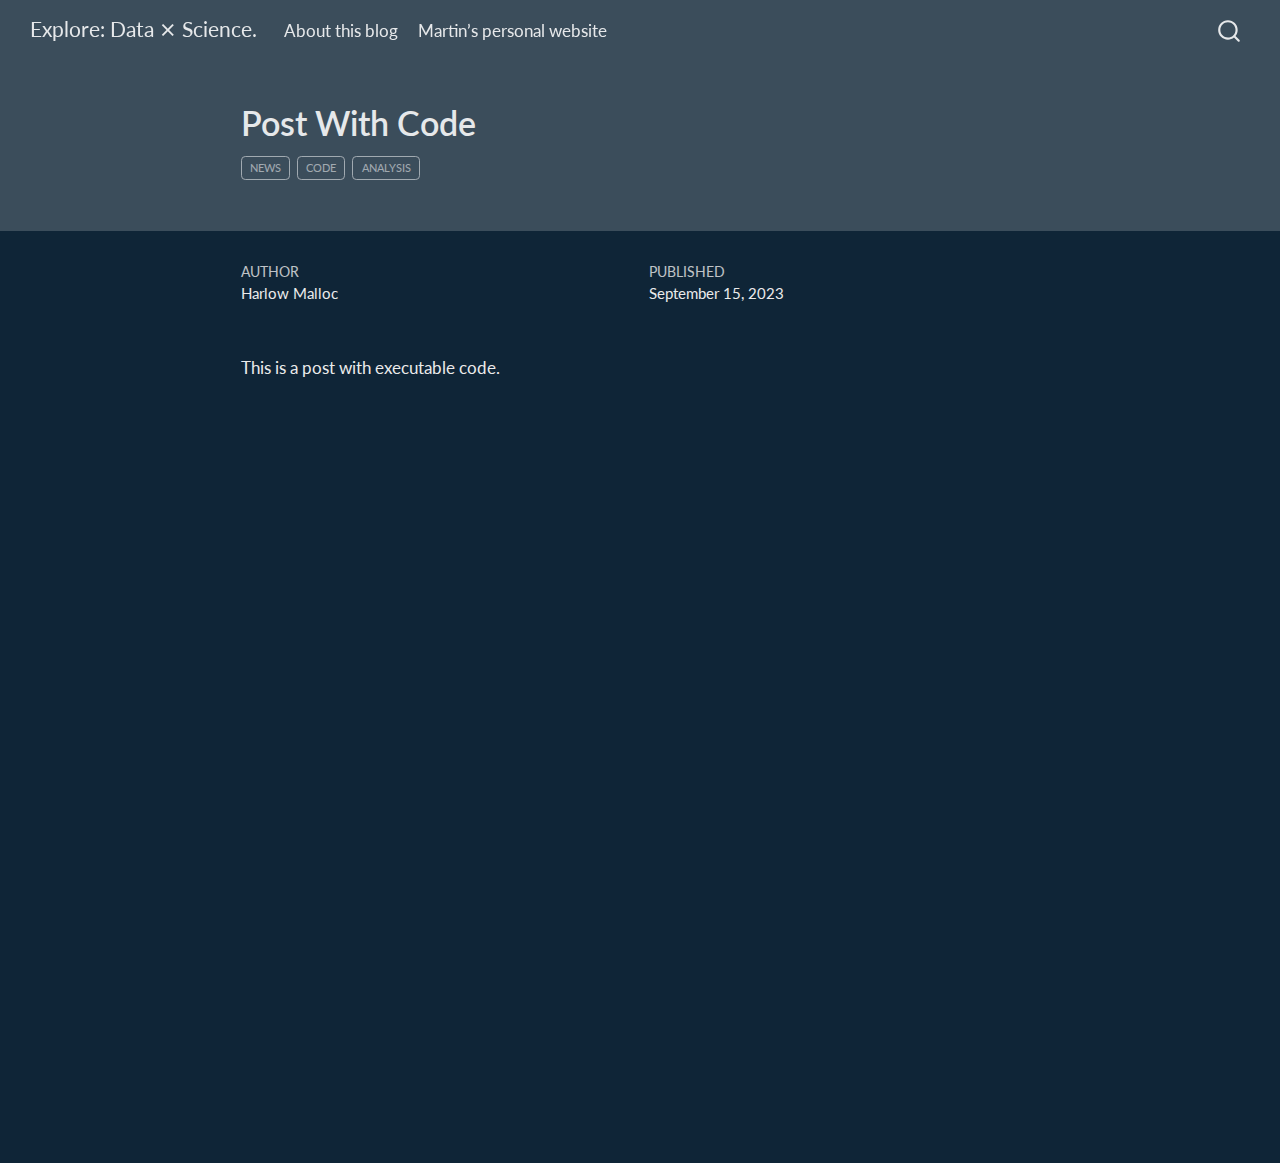
<file: posts/post-with-code/index.html>
<!DOCTYPE html>
<html xmlns="http://www.w3.org/1999/xhtml" lang="en" xml:lang="en"><head>

<meta charset="utf-8">
<meta name="generator" content="quarto-1.4.555">

<meta name="viewport" content="width=device-width, initial-scale=1.0, user-scalable=yes">

<meta name="author" content="Harlow Malloc">
<meta name="dcterms.date" content="2023-09-15">

<title>Explore: Data ⨯ Science. - Post With Code</title>
<style>
code{white-space: pre-wrap;}
span.smallcaps{font-variant: small-caps;}
div.columns{display: flex; gap: min(4vw, 1.5em);}
div.column{flex: auto; overflow-x: auto;}
div.hanging-indent{margin-left: 1.5em; text-indent: -1.5em;}
ul.task-list{list-style: none;}
ul.task-list li input[type="checkbox"] {
  width: 0.8em;
  margin: 0 0.8em 0.2em -1em; /* quarto-specific, see https://github.com/quarto-dev/quarto-cli/issues/4556 */ 
  vertical-align: middle;
}
</style>


<script src="../../site_libs/quarto-nav/quarto-nav.js"></script>
<script src="../../site_libs/quarto-nav/headroom.min.js"></script>
<script src="../../site_libs/clipboard/clipboard.min.js"></script>
<script src="../../site_libs/quarto-search/autocomplete.umd.js"></script>
<script src="../../site_libs/quarto-search/fuse.min.js"></script>
<script src="../../site_libs/quarto-search/quarto-search.js"></script>
<meta name="quarto:offset" content="../../">
<script src="../../site_libs/quarto-html/quarto.js"></script>
<script src="../../site_libs/quarto-html/popper.min.js"></script>
<script src="../../site_libs/quarto-html/tippy.umd.min.js"></script>
<script src="../../site_libs/quarto-html/anchor.min.js"></script>
<link href="../../site_libs/quarto-html/tippy.css" rel="stylesheet">
<link href="../../site_libs/quarto-html/quarto-syntax-highlighting-dark.css" rel="stylesheet" id="quarto-text-highlighting-styles">
<script src="../../site_libs/bootstrap/bootstrap.min.js"></script>
<link href="../../site_libs/bootstrap/bootstrap-icons.css" rel="stylesheet">
<link href="../../site_libs/bootstrap/bootstrap.min.css" rel="stylesheet" id="quarto-bootstrap" data-mode="dark">
<script id="quarto-search-options" type="application/json">{
  "location": "navbar",
  "copy-button": false,
  "collapse-after": 3,
  "panel-placement": "end",
  "type": "overlay",
  "limit": 50,
  "keyboard-shortcut": [
    "f",
    "/",
    "s"
  ],
  "show-item-context": false,
  "language": {
    "search-no-results-text": "No results",
    "search-matching-documents-text": "matching documents",
    "search-copy-link-title": "Copy link to search",
    "search-hide-matches-text": "Hide additional matches",
    "search-more-match-text": "more match in this document",
    "search-more-matches-text": "more matches in this document",
    "search-clear-button-title": "Clear",
    "search-text-placeholder": "",
    "search-detached-cancel-button-title": "Cancel",
    "search-submit-button-title": "Submit",
    "search-label": "Search"
  }
}</script>


<link rel="stylesheet" href="../../styles.css">
</head>

<body class="nav-fixed fullcontent">

<div id="quarto-search-results"></div>
  <header id="quarto-header" class="headroom fixed-top quarto-banner">
    <nav class="navbar navbar-expand-lg " data-bs-theme="dark">
      <div class="navbar-container container-fluid">
      <div class="navbar-brand-container mx-auto">
    <a class="navbar-brand" href="../../index.html">
    <span class="navbar-title">Explore: Data ⨯ Science.</span>
    </a>
  </div>
            <div id="quarto-search" class="" title="Search"></div>
          <button class="navbar-toggler" type="button" data-bs-toggle="collapse" data-bs-target="#navbarCollapse" aria-controls="navbarCollapse" aria-expanded="false" aria-label="Toggle navigation" onclick="if (window.quartoToggleHeadroom) { window.quartoToggleHeadroom(); }">
  <span class="navbar-toggler-icon"></span>
</button>
          <div class="collapse navbar-collapse" id="navbarCollapse">
            <ul class="navbar-nav navbar-nav-scroll me-auto">
  <li class="nav-item">
    <a class="nav-link" href="../../about.html"> 
<span class="menu-text">About this blog</span></a>
  </li>  
  <li class="nav-item">
    <a class="nav-link" href="../../../../index.html"> 
<span class="menu-text">Martin’s personal website</span></a>
  </li>  
</ul>
          </div> <!-- /navcollapse -->
          <div class="quarto-navbar-tools">
</div>
      </div> <!-- /container-fluid -->
    </nav>
</header>
<!-- content -->
<header id="title-block-header" class="quarto-title-block default page-columns page-full">
  <div class="quarto-title-banner page-columns page-full">
    <div class="quarto-title column-body">
      <h1 class="title">Post With Code</h1>
                                <div class="quarto-categories">
                <div class="quarto-category">news</div>
                <div class="quarto-category">code</div>
                <div class="quarto-category">analysis</div>
              </div>
                  </div>
  </div>
    
  
  <div class="quarto-title-meta">

      <div>
      <div class="quarto-title-meta-heading">Author</div>
      <div class="quarto-title-meta-contents">
               <p>Harlow Malloc </p>
            </div>
    </div>
      
      <div>
      <div class="quarto-title-meta-heading">Published</div>
      <div class="quarto-title-meta-contents">
        <p class="date">September 15, 2023</p>
      </div>
    </div>
    
      
    </div>
    
  
  </header><div id="quarto-content" class="quarto-container page-columns page-rows-contents page-layout-article page-navbar">
<!-- sidebar -->
<!-- margin-sidebar -->
    
<!-- main -->
<main class="content quarto-banner-title-block" id="quarto-document-content">





<p>This is a post with executable code.</p>



</main> <!-- /main -->
<script id="quarto-html-after-body" type="application/javascript">
window.document.addEventListener("DOMContentLoaded", function (event) {
  const toggleBodyColorMode = (bsSheetEl) => {
    const mode = bsSheetEl.getAttribute("data-mode");
    const bodyEl = window.document.querySelector("body");
    if (mode === "dark") {
      bodyEl.classList.add("quarto-dark");
      bodyEl.classList.remove("quarto-light");
    } else {
      bodyEl.classList.add("quarto-light");
      bodyEl.classList.remove("quarto-dark");
    }
  }
  const toggleBodyColorPrimary = () => {
    const bsSheetEl = window.document.querySelector("link#quarto-bootstrap");
    if (bsSheetEl) {
      toggleBodyColorMode(bsSheetEl);
    }
  }
  toggleBodyColorPrimary();  
  const icon = "";
  const anchorJS = new window.AnchorJS();
  anchorJS.options = {
    placement: 'right',
    icon: icon
  };
  anchorJS.add('.anchored');
  const isCodeAnnotation = (el) => {
    for (const clz of el.classList) {
      if (clz.startsWith('code-annotation-')) {                     
        return true;
      }
    }
    return false;
  }
  const clipboard = new window.ClipboardJS('.code-copy-button', {
    text: function(trigger) {
      const codeEl = trigger.previousElementSibling.cloneNode(true);
      for (const childEl of codeEl.children) {
        if (isCodeAnnotation(childEl)) {
          childEl.remove();
        }
      }
      return codeEl.innerText;
    }
  });
  clipboard.on('success', function(e) {
    // button target
    const button = e.trigger;
    // don't keep focus
    button.blur();
    // flash "checked"
    button.classList.add('code-copy-button-checked');
    var currentTitle = button.getAttribute("title");
    button.setAttribute("title", "Copied!");
    let tooltip;
    if (window.bootstrap) {
      button.setAttribute("data-bs-toggle", "tooltip");
      button.setAttribute("data-bs-placement", "left");
      button.setAttribute("data-bs-title", "Copied!");
      tooltip = new bootstrap.Tooltip(button, 
        { trigger: "manual", 
          customClass: "code-copy-button-tooltip",
          offset: [0, -8]});
      tooltip.show();    
    }
    setTimeout(function() {
      if (tooltip) {
        tooltip.hide();
        button.removeAttribute("data-bs-title");
        button.removeAttribute("data-bs-toggle");
        button.removeAttribute("data-bs-placement");
      }
      button.setAttribute("title", currentTitle);
      button.classList.remove('code-copy-button-checked');
    }, 1000);
    // clear code selection
    e.clearSelection();
  });
    var localhostRegex = new RegExp(/^(?:http|https):\/\/localhost\:?[0-9]*\//);
    var mailtoRegex = new RegExp(/^mailto:/);
      var filterRegex = new RegExp("https:\/\/matiscke\.github\.io\/");
    var isInternal = (href) => {
        return filterRegex.test(href) || localhostRegex.test(href) || mailtoRegex.test(href);
    }
    // Inspect non-navigation links and adorn them if external
 	var links = window.document.querySelectorAll('a[href]:not(.nav-link):not(.navbar-brand):not(.toc-action):not(.sidebar-link):not(.sidebar-item-toggle):not(.pagination-link):not(.no-external):not([aria-hidden]):not(.dropdown-item):not(.quarto-navigation-tool)');
    for (var i=0; i<links.length; i++) {
      const link = links[i];
      if (!isInternal(link.href)) {
        // undo the damage that might have been done by quarto-nav.js in the case of
        // links that we want to consider external
        if (link.dataset.originalHref !== undefined) {
          link.href = link.dataset.originalHref;
        }
      }
    }
  function tippyHover(el, contentFn, onTriggerFn, onUntriggerFn) {
    const config = {
      allowHTML: true,
      maxWidth: 500,
      delay: 100,
      arrow: false,
      appendTo: function(el) {
          return el.parentElement;
      },
      interactive: true,
      interactiveBorder: 10,
      theme: 'quarto',
      placement: 'bottom-start',
    };
    if (contentFn) {
      config.content = contentFn;
    }
    if (onTriggerFn) {
      config.onTrigger = onTriggerFn;
    }
    if (onUntriggerFn) {
      config.onUntrigger = onUntriggerFn;
    }
    window.tippy(el, config); 
  }
  const noterefs = window.document.querySelectorAll('a[role="doc-noteref"]');
  for (var i=0; i<noterefs.length; i++) {
    const ref = noterefs[i];
    tippyHover(ref, function() {
      // use id or data attribute instead here
      let href = ref.getAttribute('data-footnote-href') || ref.getAttribute('href');
      try { href = new URL(href).hash; } catch {}
      const id = href.replace(/^#\/?/, "");
      const note = window.document.getElementById(id);
      if (note) {
        return note.innerHTML;
      } else {
        return "";
      }
    });
  }
  const xrefs = window.document.querySelectorAll('a.quarto-xref');
  const processXRef = (id, note) => {
    // Strip column container classes
    const stripColumnClz = (el) => {
      el.classList.remove("page-full", "page-columns");
      if (el.children) {
        for (const child of el.children) {
          stripColumnClz(child);
        }
      }
    }
    stripColumnClz(note)
    if (id === null || id.startsWith('sec-')) {
      // Special case sections, only their first couple elements
      const container = document.createElement("div");
      if (note.children && note.children.length > 2) {
        container.appendChild(note.children[0].cloneNode(true));
        for (let i = 1; i < note.children.length; i++) {
          const child = note.children[i];
          if (child.tagName === "P" && child.innerText === "") {
            continue;
          } else {
            container.appendChild(child.cloneNode(true));
            break;
          }
        }
        if (window.Quarto?.typesetMath) {
          window.Quarto.typesetMath(container);
        }
        return container.innerHTML
      } else {
        if (window.Quarto?.typesetMath) {
          window.Quarto.typesetMath(note);
        }
        return note.innerHTML;
      }
    } else {
      // Remove any anchor links if they are present
      const anchorLink = note.querySelector('a.anchorjs-link');
      if (anchorLink) {
        anchorLink.remove();
      }
      if (window.Quarto?.typesetMath) {
        window.Quarto.typesetMath(note);
      }
      // TODO in 1.5, we should make sure this works without a callout special case
      if (note.classList.contains("callout")) {
        return note.outerHTML;
      } else {
        return note.innerHTML;
      }
    }
  }
  for (var i=0; i<xrefs.length; i++) {
    const xref = xrefs[i];
    tippyHover(xref, undefined, function(instance) {
      instance.disable();
      let url = xref.getAttribute('href');
      let hash = undefined; 
      if (url.startsWith('#')) {
        hash = url;
      } else {
        try { hash = new URL(url).hash; } catch {}
      }
      if (hash) {
        const id = hash.replace(/^#\/?/, "");
        const note = window.document.getElementById(id);
        if (note !== null) {
          try {
            const html = processXRef(id, note.cloneNode(true));
            instance.setContent(html);
          } finally {
            instance.enable();
            instance.show();
          }
        } else {
          // See if we can fetch this
          fetch(url.split('#')[0])
          .then(res => res.text())
          .then(html => {
            const parser = new DOMParser();
            const htmlDoc = parser.parseFromString(html, "text/html");
            const note = htmlDoc.getElementById(id);
            if (note !== null) {
              const html = processXRef(id, note);
              instance.setContent(html);
            } 
          }).finally(() => {
            instance.enable();
            instance.show();
          });
        }
      } else {
        // See if we can fetch a full url (with no hash to target)
        // This is a special case and we should probably do some content thinning / targeting
        fetch(url)
        .then(res => res.text())
        .then(html => {
          const parser = new DOMParser();
          const htmlDoc = parser.parseFromString(html, "text/html");
          const note = htmlDoc.querySelector('main.content');
          if (note !== null) {
            // This should only happen for chapter cross references
            // (since there is no id in the URL)
            // remove the first header
            if (note.children.length > 0 && note.children[0].tagName === "HEADER") {
              note.children[0].remove();
            }
            const html = processXRef(null, note);
            instance.setContent(html);
          } 
        }).finally(() => {
          instance.enable();
          instance.show();
        });
      }
    }, function(instance) {
    });
  }
      let selectedAnnoteEl;
      const selectorForAnnotation = ( cell, annotation) => {
        let cellAttr = 'data-code-cell="' + cell + '"';
        let lineAttr = 'data-code-annotation="' +  annotation + '"';
        const selector = 'span[' + cellAttr + '][' + lineAttr + ']';
        return selector;
      }
      const selectCodeLines = (annoteEl) => {
        const doc = window.document;
        const targetCell = annoteEl.getAttribute("data-target-cell");
        const targetAnnotation = annoteEl.getAttribute("data-target-annotation");
        const annoteSpan = window.document.querySelector(selectorForAnnotation(targetCell, targetAnnotation));
        const lines = annoteSpan.getAttribute("data-code-lines").split(",");
        const lineIds = lines.map((line) => {
          return targetCell + "-" + line;
        })
        let top = null;
        let height = null;
        let parent = null;
        if (lineIds.length > 0) {
            //compute the position of the single el (top and bottom and make a div)
            const el = window.document.getElementById(lineIds[0]);
            top = el.offsetTop;
            height = el.offsetHeight;
            parent = el.parentElement.parentElement;
          if (lineIds.length > 1) {
            const lastEl = window.document.getElementById(lineIds[lineIds.length - 1]);
            const bottom = lastEl.offsetTop + lastEl.offsetHeight;
            height = bottom - top;
          }
          if (top !== null && height !== null && parent !== null) {
            // cook up a div (if necessary) and position it 
            let div = window.document.getElementById("code-annotation-line-highlight");
            if (div === null) {
              div = window.document.createElement("div");
              div.setAttribute("id", "code-annotation-line-highlight");
              div.style.position = 'absolute';
              parent.appendChild(div);
            }
            div.style.top = top - 2 + "px";
            div.style.height = height + 4 + "px";
            div.style.left = 0;
            let gutterDiv = window.document.getElementById("code-annotation-line-highlight-gutter");
            if (gutterDiv === null) {
              gutterDiv = window.document.createElement("div");
              gutterDiv.setAttribute("id", "code-annotation-line-highlight-gutter");
              gutterDiv.style.position = 'absolute';
              const codeCell = window.document.getElementById(targetCell);
              const gutter = codeCell.querySelector('.code-annotation-gutter');
              gutter.appendChild(gutterDiv);
            }
            gutterDiv.style.top = top - 2 + "px";
            gutterDiv.style.height = height + 4 + "px";
          }
          selectedAnnoteEl = annoteEl;
        }
      };
      const unselectCodeLines = () => {
        const elementsIds = ["code-annotation-line-highlight", "code-annotation-line-highlight-gutter"];
        elementsIds.forEach((elId) => {
          const div = window.document.getElementById(elId);
          if (div) {
            div.remove();
          }
        });
        selectedAnnoteEl = undefined;
      };
        // Handle positioning of the toggle
    window.addEventListener(
      "resize",
      throttle(() => {
        elRect = undefined;
        if (selectedAnnoteEl) {
          selectCodeLines(selectedAnnoteEl);
        }
      }, 10)
    );
    function throttle(fn, ms) {
    let throttle = false;
    let timer;
      return (...args) => {
        if(!throttle) { // first call gets through
            fn.apply(this, args);
            throttle = true;
        } else { // all the others get throttled
            if(timer) clearTimeout(timer); // cancel #2
            timer = setTimeout(() => {
              fn.apply(this, args);
              timer = throttle = false;
            }, ms);
        }
      };
    }
      // Attach click handler to the DT
      const annoteDls = window.document.querySelectorAll('dt[data-target-cell]');
      for (const annoteDlNode of annoteDls) {
        annoteDlNode.addEventListener('click', (event) => {
          const clickedEl = event.target;
          if (clickedEl !== selectedAnnoteEl) {
            unselectCodeLines();
            const activeEl = window.document.querySelector('dt[data-target-cell].code-annotation-active');
            if (activeEl) {
              activeEl.classList.remove('code-annotation-active');
            }
            selectCodeLines(clickedEl);
            clickedEl.classList.add('code-annotation-active');
          } else {
            // Unselect the line
            unselectCodeLines();
            clickedEl.classList.remove('code-annotation-active');
          }
        });
      }
  const findCites = (el) => {
    const parentEl = el.parentElement;
    if (parentEl) {
      const cites = parentEl.dataset.cites;
      if (cites) {
        return {
          el,
          cites: cites.split(' ')
        };
      } else {
        return findCites(el.parentElement)
      }
    } else {
      return undefined;
    }
  };
  var bibliorefs = window.document.querySelectorAll('a[role="doc-biblioref"]');
  for (var i=0; i<bibliorefs.length; i++) {
    const ref = bibliorefs[i];
    const citeInfo = findCites(ref);
    if (citeInfo) {
      tippyHover(citeInfo.el, function() {
        var popup = window.document.createElement('div');
        citeInfo.cites.forEach(function(cite) {
          var citeDiv = window.document.createElement('div');
          citeDiv.classList.add('hanging-indent');
          citeDiv.classList.add('csl-entry');
          var biblioDiv = window.document.getElementById('ref-' + cite);
          if (biblioDiv) {
            citeDiv.innerHTML = biblioDiv.innerHTML;
          }
          popup.appendChild(citeDiv);
        });
        return popup.innerHTML;
      });
    }
  }
});
</script>
</div> <!-- /content -->




</body></html>
</file>
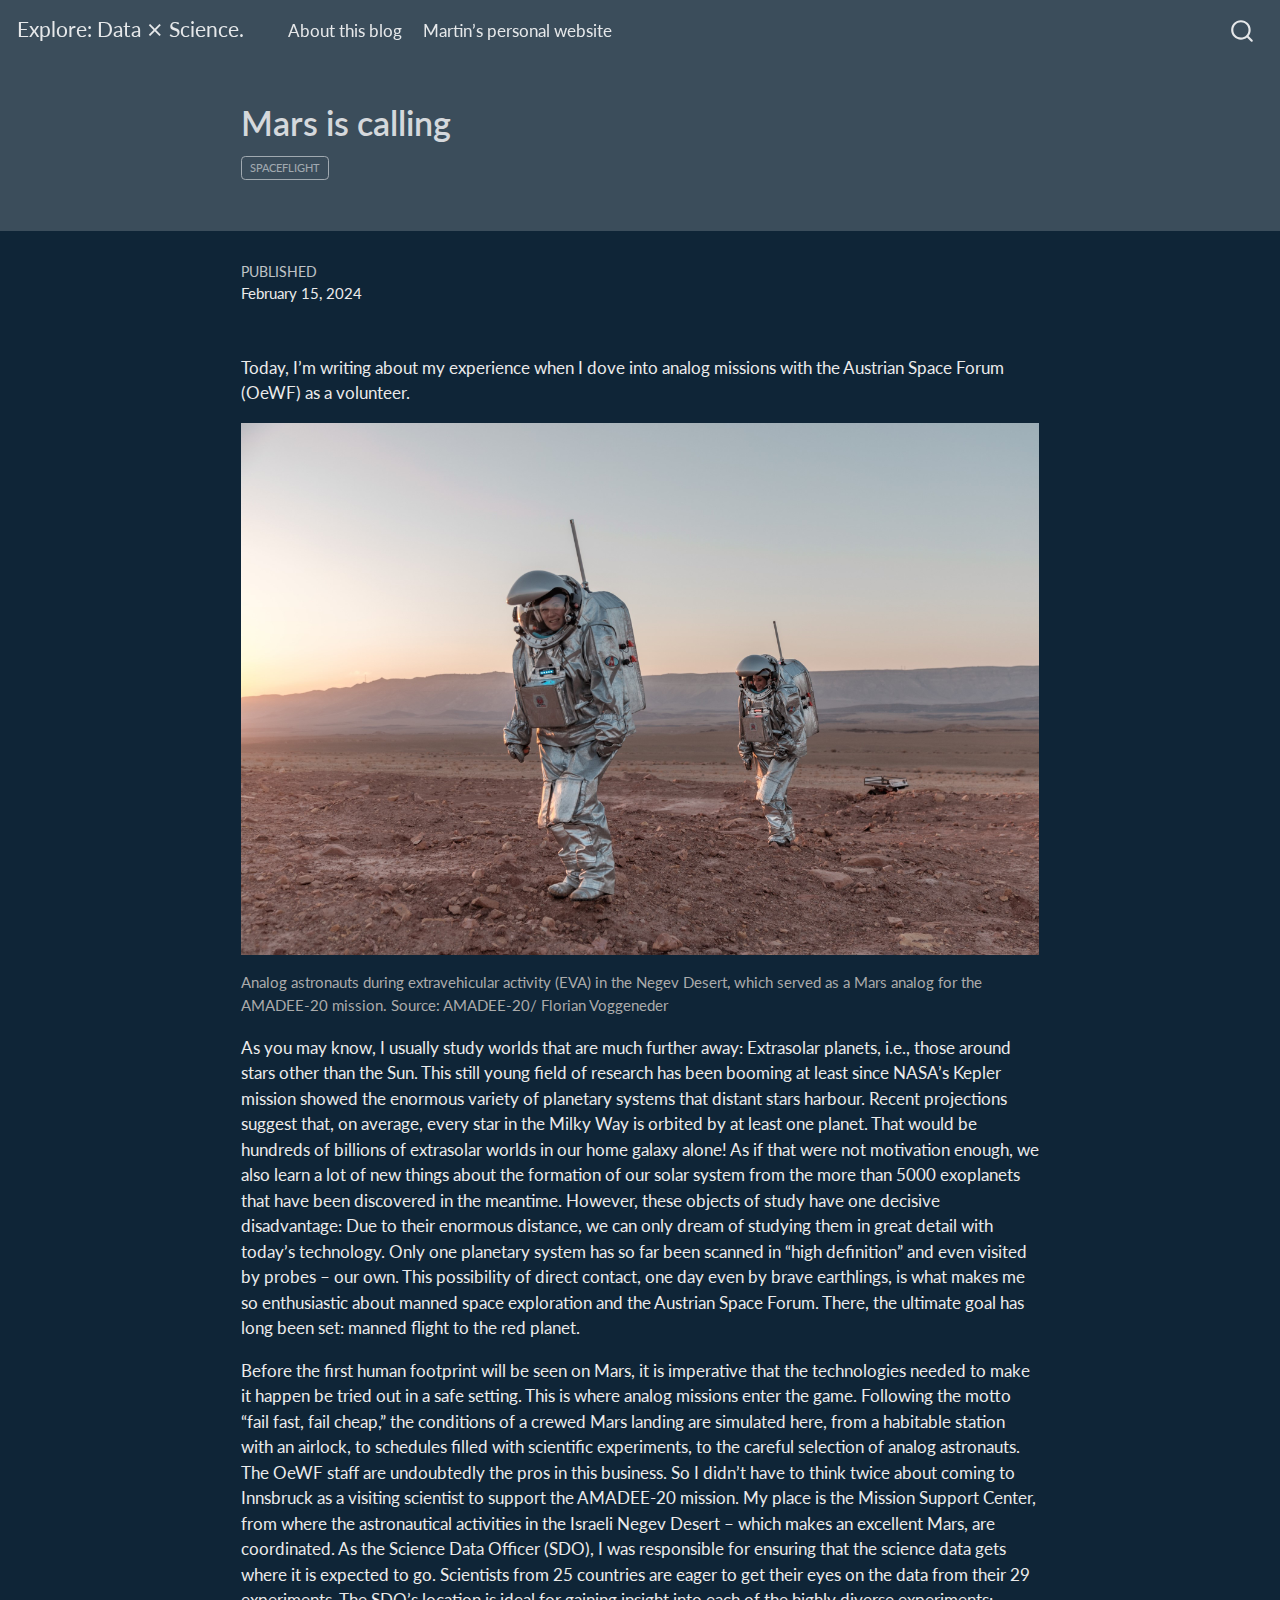
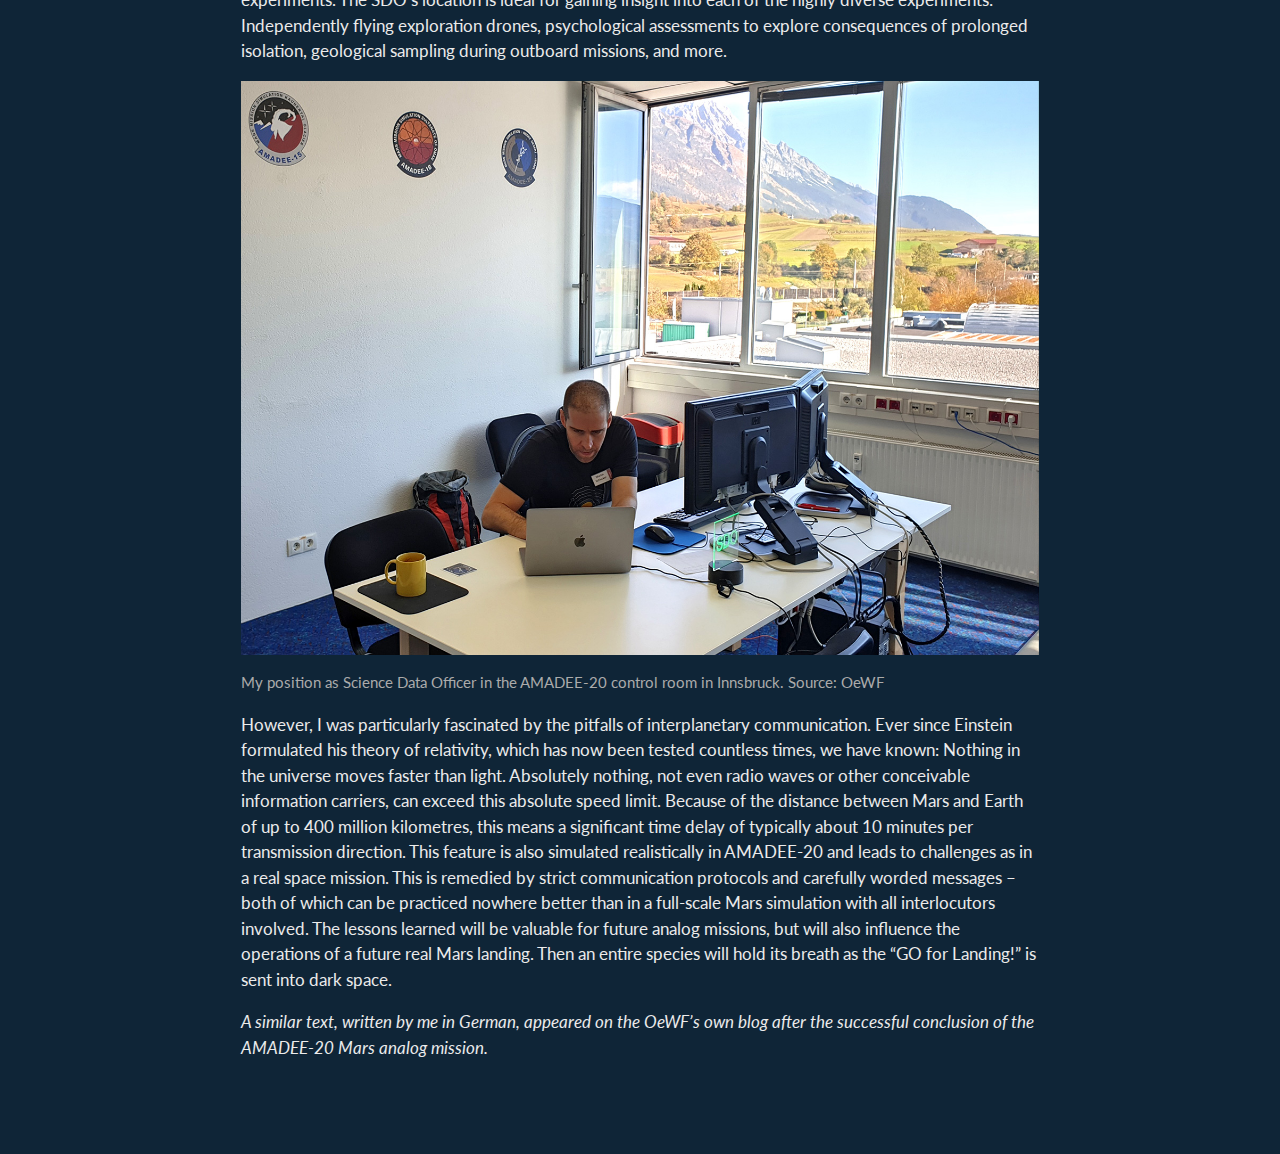
<file: blog/docs/posts/amadee20/index.html>
<!DOCTYPE html>
<html xmlns="http://www.w3.org/1999/xhtml" lang="en" xml:lang="en"><head>

<meta charset="utf-8">
<meta name="generator" content="quarto-1.3.450">

<meta name="viewport" content="width=device-width, initial-scale=1.0, user-scalable=yes">

<meta name="dcterms.date" content="2024-02-15">

<title>Explore: Data ⨯ Science. - Mars is calling</title>
<style>
code{white-space: pre-wrap;}
span.smallcaps{font-variant: small-caps;}
div.columns{display: flex; gap: min(4vw, 1.5em);}
div.column{flex: auto; overflow-x: auto;}
div.hanging-indent{margin-left: 1.5em; text-indent: -1.5em;}
ul.task-list{list-style: none;}
ul.task-list li input[type="checkbox"] {
  width: 0.8em;
  margin: 0 0.8em 0.2em -1em; /* quarto-specific, see https://github.com/quarto-dev/quarto-cli/issues/4556 */ 
  vertical-align: middle;
}
</style>


<script src="../../site_libs/quarto-nav/quarto-nav.js"></script>
<script src="../../site_libs/quarto-nav/headroom.min.js"></script>
<script src="../../site_libs/clipboard/clipboard.min.js"></script>
<script src="../../site_libs/quarto-search/autocomplete.umd.js"></script>
<script src="../../site_libs/quarto-search/fuse.min.js"></script>
<script src="../../site_libs/quarto-search/quarto-search.js"></script>
<meta name="quarto:offset" content="../../">
<script src="../../site_libs/quarto-html/quarto.js"></script>
<script src="../../site_libs/quarto-html/popper.min.js"></script>
<script src="../../site_libs/quarto-html/tippy.umd.min.js"></script>
<script src="../../site_libs/quarto-html/anchor.min.js"></script>
<link href="../../site_libs/quarto-html/tippy.css" rel="stylesheet">
<link href="../../site_libs/quarto-html/quarto-syntax-highlighting-dark.css" rel="stylesheet" id="quarto-text-highlighting-styles">
<script src="../../site_libs/bootstrap/bootstrap.min.js"></script>
<link href="../../site_libs/bootstrap/bootstrap-icons.css" rel="stylesheet">
<link href="../../site_libs/bootstrap/bootstrap.min.css" rel="stylesheet" id="quarto-bootstrap" data-mode="dark">
<script id="quarto-search-options" type="application/json">{
  "location": "navbar",
  "copy-button": false,
  "collapse-after": 3,
  "panel-placement": "end",
  "type": "overlay",
  "limit": 20,
  "language": {
    "search-no-results-text": "No results",
    "search-matching-documents-text": "matching documents",
    "search-copy-link-title": "Copy link to search",
    "search-hide-matches-text": "Hide additional matches",
    "search-more-match-text": "more match in this document",
    "search-more-matches-text": "more matches in this document",
    "search-clear-button-title": "Clear",
    "search-detached-cancel-button-title": "Cancel",
    "search-submit-button-title": "Submit",
    "search-label": "Search"
  }
}</script>


<link rel="stylesheet" href="../../styles.css">
</head>

<body class="nav-fixed fullcontent">

<div id="quarto-search-results"></div>
  <header id="quarto-header" class="headroom fixed-top">
    <nav class="navbar navbar-expand-lg navbar-dark ">
      <div class="navbar-container container-fluid">
      <div class="navbar-brand-container">
    <a class="navbar-brand" href="../../index.html">
    <span class="navbar-title">Explore: Data ⨯ Science.</span>
    </a>
  </div>
            <div id="quarto-search" class="" title="Search"></div>
          <button class="navbar-toggler" type="button" data-bs-toggle="collapse" data-bs-target="#navbarCollapse" aria-controls="navbarCollapse" aria-expanded="false" aria-label="Toggle navigation" onclick="if (window.quartoToggleHeadroom) { window.quartoToggleHeadroom(); }">
  <span class="navbar-toggler-icon"></span>
</button>
          <div class="collapse navbar-collapse" id="navbarCollapse">
            <ul class="navbar-nav navbar-nav-scroll me-auto">
  <li class="nav-item">
    <a class="nav-link" href="../../about.html" rel="" target="">
 <span class="menu-text">About this blog</span></a>
  </li>  
  <li class="nav-item">
    <a class="nav-link" href="../../../../index.html" rel="" target="">
 <span class="menu-text">Martin’s personal website</span></a>
  </li>  
</ul>
            <div class="quarto-navbar-tools ms-auto">
</div>
          </div> <!-- /navcollapse -->
      </div> <!-- /container-fluid -->
    </nav>
</header>
<!-- content -->
<header id="title-block-header" class="quarto-title-block default page-columns page-full">
  <div class="quarto-title-banner page-columns page-full">
    <div class="quarto-title column-body">
      <h1 class="title">Mars is calling</h1>
                                <div class="quarto-categories">
                <div class="quarto-category">spaceflight</div>
              </div>
                  </div>
  </div>
    
  
  <div class="quarto-title-meta">

      
      <div>
      <div class="quarto-title-meta-heading">Published</div>
      <div class="quarto-title-meta-contents">
        <p class="date">February 15, 2024</p>
      </div>
    </div>
    
      
    </div>
    
  
  </header><div id="quarto-content" class="quarto-container page-columns page-rows-contents page-layout-article page-navbar">
<!-- sidebar -->
<!-- margin-sidebar -->
    
<!-- main -->
<main class="content quarto-banner-title-block" id="quarto-document-content">




<p>Today, I’m writing about my experience when I dove into analog missions with the Austrian Space Forum (OeWF) as a volunteer.</p>
<div class="quarto-figure quarto-figure-center">
<figure class="figure">
<p><img src="AMADEE-20.jpg" class="img-fluid figure-img"></p>
<figcaption class="figure-caption">Analog astronauts during extravehicular activity (EVA) in the Negev Desert, which served as a Mars analog for the AMADEE-20 mission. Source: AMADEE-20/ Florian Voggeneder</figcaption>
</figure>
</div>
<p>As you may know, I usually study worlds that are much further away: Extrasolar planets, i.e., those around stars other than the Sun. This still young field of research has been booming at least since NASA’s Kepler mission showed the enormous variety of planetary systems that distant stars harbour. Recent projections suggest that, on average, every star in the Milky Way is orbited by at least one planet. That would be hundreds of billions of extrasolar worlds in our home galaxy alone! As if that were not motivation enough, we also learn a lot of new things about the formation of our solar system from the more than 5000 exoplanets that have been discovered in the meantime. However, these objects of study have one decisive disadvantage: Due to their enormous distance, we can only dream of studying them in great detail with today’s technology. Only one planetary system has so far been scanned in “high definition” and even visited by probes – our own. This possibility of direct contact, one day even by brave earthlings, is what makes me so enthusiastic about manned space exploration and the Austrian Space Forum. There, the ultimate goal has long been set: manned flight to the red planet.</p>
<p>Before the first human footprint will be seen on Mars, it is imperative that the technologies needed to make it happen be tried out in a safe setting. This is where analog missions enter the game. Following the motto “fail fast, fail cheap,” the conditions of a crewed Mars landing are simulated here, from a habitable station with an airlock, to schedules filled with scientific experiments, to the careful selection of analog astronauts. The OeWF staff are undoubtedly the pros in this business. So I didn’t have to think twice about coming to Innsbruck as a visiting scientist to support the AMADEE-20 mission. My place is the Mission Support Center, from where the astronautical activities in the Israeli Negev Desert – which makes an excellent Mars, are coordinated. As the Science Data Officer (SDO), I was responsible for ensuring that the science data gets where it is expected to go. Scientists from 25 countries are eager to get their eyes on the data from their 29 experiments. The SDO’s location is ideal for gaining insight into each of the highly diverse experiments: Independently flying exploration drones, psychological assessments to explore consequences of prolonged isolation, geological sampling during outboard missions, and more.</p>
<div class="quarto-figure quarto-figure-center">
<figure class="figure">
<p><img src="A20-SDO.jpg" class="img-fluid figure-img"></p>
<figcaption class="figure-caption">My position as Science Data Officer in the AMADEE-20 control room in Innsbruck. Source: OeWF</figcaption>
</figure>
</div>
<p>However, I was particularly fascinated by the pitfalls of interplanetary communication. Ever since Einstein formulated his theory of relativity, which has now been tested countless times, we have known: Nothing in the universe moves faster than light. Absolutely nothing, not even radio waves or other conceivable information carriers, can exceed this absolute speed limit. Because of the distance between Mars and Earth of up to 400 million kilometres, this means a significant time delay of typically about 10 minutes per transmission direction. This feature is also simulated realistically in AMADEE-20 and leads to challenges as in a real space mission. This is remedied by strict communication protocols and carefully worded messages – both of which can be practiced nowhere better than in a full-scale Mars simulation with all interlocutors involved. The lessons learned will be valuable for future analog missions, but will also influence the operations of a future real Mars landing. Then an entire species will hold its breath as the “GO for Landing!” is sent into dark space.</p>
<p><em>A similar text, written by me in German, appeared on the OeWF’s own blog after the successful conclusion of the AMADEE-20 Mars analog mission.</em></p>



</main> <!-- /main -->
<script id="quarto-html-after-body" type="application/javascript">
window.document.addEventListener("DOMContentLoaded", function (event) {
  const toggleBodyColorMode = (bsSheetEl) => {
    const mode = bsSheetEl.getAttribute("data-mode");
    const bodyEl = window.document.querySelector("body");
    if (mode === "dark") {
      bodyEl.classList.add("quarto-dark");
      bodyEl.classList.remove("quarto-light");
    } else {
      bodyEl.classList.add("quarto-light");
      bodyEl.classList.remove("quarto-dark");
    }
  }
  const toggleBodyColorPrimary = () => {
    const bsSheetEl = window.document.querySelector("link#quarto-bootstrap");
    if (bsSheetEl) {
      toggleBodyColorMode(bsSheetEl);
    }
  }
  toggleBodyColorPrimary();  
  const icon = "";
  const anchorJS = new window.AnchorJS();
  anchorJS.options = {
    placement: 'right',
    icon: icon
  };
  anchorJS.add('.anchored');
  const isCodeAnnotation = (el) => {
    for (const clz of el.classList) {
      if (clz.startsWith('code-annotation-')) {                     
        return true;
      }
    }
    return false;
  }
  const clipboard = new window.ClipboardJS('.code-copy-button', {
    text: function(trigger) {
      const codeEl = trigger.previousElementSibling.cloneNode(true);
      for (const childEl of codeEl.children) {
        if (isCodeAnnotation(childEl)) {
          childEl.remove();
        }
      }
      return codeEl.innerText;
    }
  });
  clipboard.on('success', function(e) {
    // button target
    const button = e.trigger;
    // don't keep focus
    button.blur();
    // flash "checked"
    button.classList.add('code-copy-button-checked');
    var currentTitle = button.getAttribute("title");
    button.setAttribute("title", "Copied!");
    let tooltip;
    if (window.bootstrap) {
      button.setAttribute("data-bs-toggle", "tooltip");
      button.setAttribute("data-bs-placement", "left");
      button.setAttribute("data-bs-title", "Copied!");
      tooltip = new bootstrap.Tooltip(button, 
        { trigger: "manual", 
          customClass: "code-copy-button-tooltip",
          offset: [0, -8]});
      tooltip.show();    
    }
    setTimeout(function() {
      if (tooltip) {
        tooltip.hide();
        button.removeAttribute("data-bs-title");
        button.removeAttribute("data-bs-toggle");
        button.removeAttribute("data-bs-placement");
      }
      button.setAttribute("title", currentTitle);
      button.classList.remove('code-copy-button-checked');
    }, 1000);
    // clear code selection
    e.clearSelection();
  });
  function tippyHover(el, contentFn) {
    const config = {
      allowHTML: true,
      content: contentFn,
      maxWidth: 500,
      delay: 100,
      arrow: false,
      appendTo: function(el) {
          return el.parentElement;
      },
      interactive: true,
      interactiveBorder: 10,
      theme: 'quarto',
      placement: 'bottom-start'
    };
    window.tippy(el, config); 
  }
  const noterefs = window.document.querySelectorAll('a[role="doc-noteref"]');
  for (var i=0; i<noterefs.length; i++) {
    const ref = noterefs[i];
    tippyHover(ref, function() {
      // use id or data attribute instead here
      let href = ref.getAttribute('data-footnote-href') || ref.getAttribute('href');
      try { href = new URL(href).hash; } catch {}
      const id = href.replace(/^#\/?/, "");
      const note = window.document.getElementById(id);
      return note.innerHTML;
    });
  }
      let selectedAnnoteEl;
      const selectorForAnnotation = ( cell, annotation) => {
        let cellAttr = 'data-code-cell="' + cell + '"';
        let lineAttr = 'data-code-annotation="' +  annotation + '"';
        const selector = 'span[' + cellAttr + '][' + lineAttr + ']';
        return selector;
      }
      const selectCodeLines = (annoteEl) => {
        const doc = window.document;
        const targetCell = annoteEl.getAttribute("data-target-cell");
        const targetAnnotation = annoteEl.getAttribute("data-target-annotation");
        const annoteSpan = window.document.querySelector(selectorForAnnotation(targetCell, targetAnnotation));
        const lines = annoteSpan.getAttribute("data-code-lines").split(",");
        const lineIds = lines.map((line) => {
          return targetCell + "-" + line;
        })
        let top = null;
        let height = null;
        let parent = null;
        if (lineIds.length > 0) {
            //compute the position of the single el (top and bottom and make a div)
            const el = window.document.getElementById(lineIds[0]);
            top = el.offsetTop;
            height = el.offsetHeight;
            parent = el.parentElement.parentElement;
          if (lineIds.length > 1) {
            const lastEl = window.document.getElementById(lineIds[lineIds.length - 1]);
            const bottom = lastEl.offsetTop + lastEl.offsetHeight;
            height = bottom - top;
          }
          if (top !== null && height !== null && parent !== null) {
            // cook up a div (if necessary) and position it 
            let div = window.document.getElementById("code-annotation-line-highlight");
            if (div === null) {
              div = window.document.createElement("div");
              div.setAttribute("id", "code-annotation-line-highlight");
              div.style.position = 'absolute';
              parent.appendChild(div);
            }
            div.style.top = top - 2 + "px";
            div.style.height = height + 4 + "px";
            let gutterDiv = window.document.getElementById("code-annotation-line-highlight-gutter");
            if (gutterDiv === null) {
              gutterDiv = window.document.createElement("div");
              gutterDiv.setAttribute("id", "code-annotation-line-highlight-gutter");
              gutterDiv.style.position = 'absolute';
              const codeCell = window.document.getElementById(targetCell);
              const gutter = codeCell.querySelector('.code-annotation-gutter');
              gutter.appendChild(gutterDiv);
            }
            gutterDiv.style.top = top - 2 + "px";
            gutterDiv.style.height = height + 4 + "px";
          }
          selectedAnnoteEl = annoteEl;
        }
      };
      const unselectCodeLines = () => {
        const elementsIds = ["code-annotation-line-highlight", "code-annotation-line-highlight-gutter"];
        elementsIds.forEach((elId) => {
          const div = window.document.getElementById(elId);
          if (div) {
            div.remove();
          }
        });
        selectedAnnoteEl = undefined;
      };
      // Attach click handler to the DT
      const annoteDls = window.document.querySelectorAll('dt[data-target-cell]');
      for (const annoteDlNode of annoteDls) {
        annoteDlNode.addEventListener('click', (event) => {
          const clickedEl = event.target;
          if (clickedEl !== selectedAnnoteEl) {
            unselectCodeLines();
            const activeEl = window.document.querySelector('dt[data-target-cell].code-annotation-active');
            if (activeEl) {
              activeEl.classList.remove('code-annotation-active');
            }
            selectCodeLines(clickedEl);
            clickedEl.classList.add('code-annotation-active');
          } else {
            // Unselect the line
            unselectCodeLines();
            clickedEl.classList.remove('code-annotation-active');
          }
        });
      }
  const findCites = (el) => {
    const parentEl = el.parentElement;
    if (parentEl) {
      const cites = parentEl.dataset.cites;
      if (cites) {
        return {
          el,
          cites: cites.split(' ')
        };
      } else {
        return findCites(el.parentElement)
      }
    } else {
      return undefined;
    }
  };
  var bibliorefs = window.document.querySelectorAll('a[role="doc-biblioref"]');
  for (var i=0; i<bibliorefs.length; i++) {
    const ref = bibliorefs[i];
    const citeInfo = findCites(ref);
    if (citeInfo) {
      tippyHover(citeInfo.el, function() {
        var popup = window.document.createElement('div');
        citeInfo.cites.forEach(function(cite) {
          var citeDiv = window.document.createElement('div');
          citeDiv.classList.add('hanging-indent');
          citeDiv.classList.add('csl-entry');
          var biblioDiv = window.document.getElementById('ref-' + cite);
          if (biblioDiv) {
            citeDiv.innerHTML = biblioDiv.innerHTML;
          }
          popup.appendChild(citeDiv);
        });
        return popup.innerHTML;
      });
    }
  }
});
</script>
</div> <!-- /content -->



</body></html>
</file>
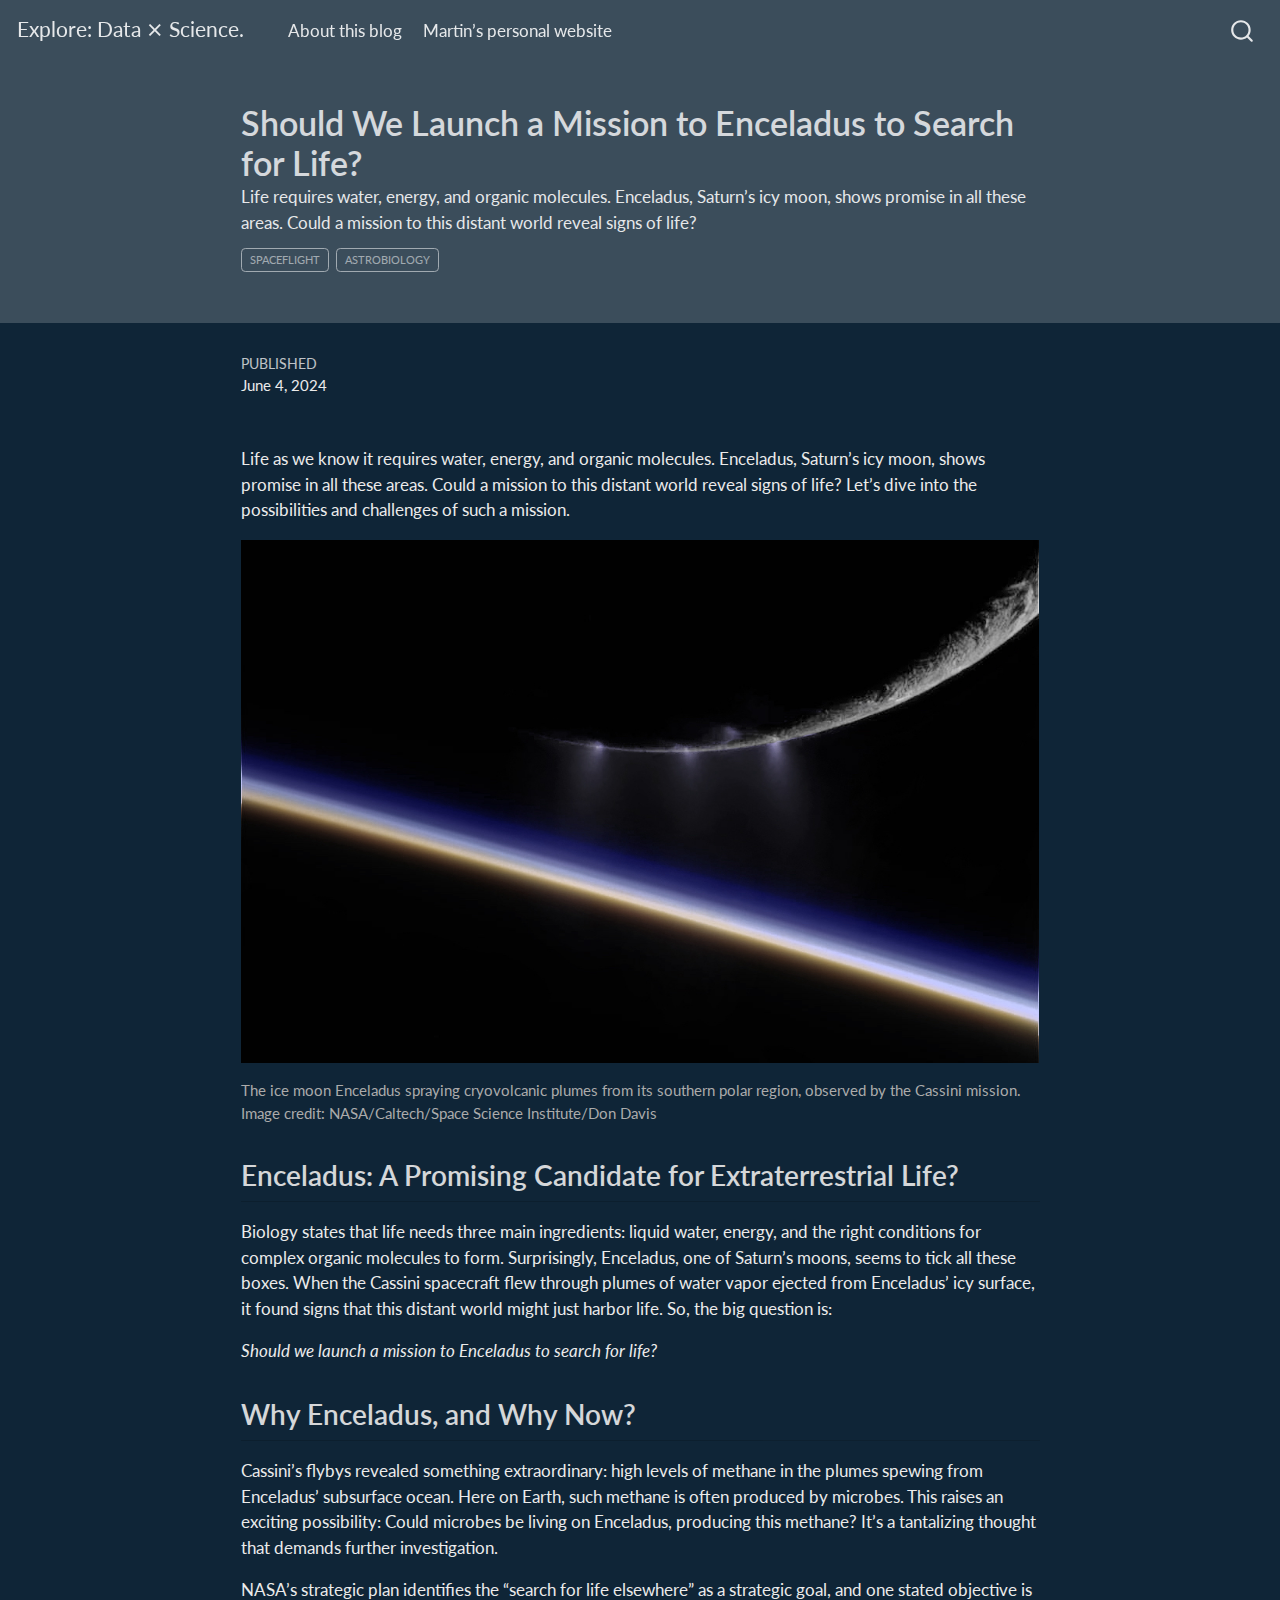
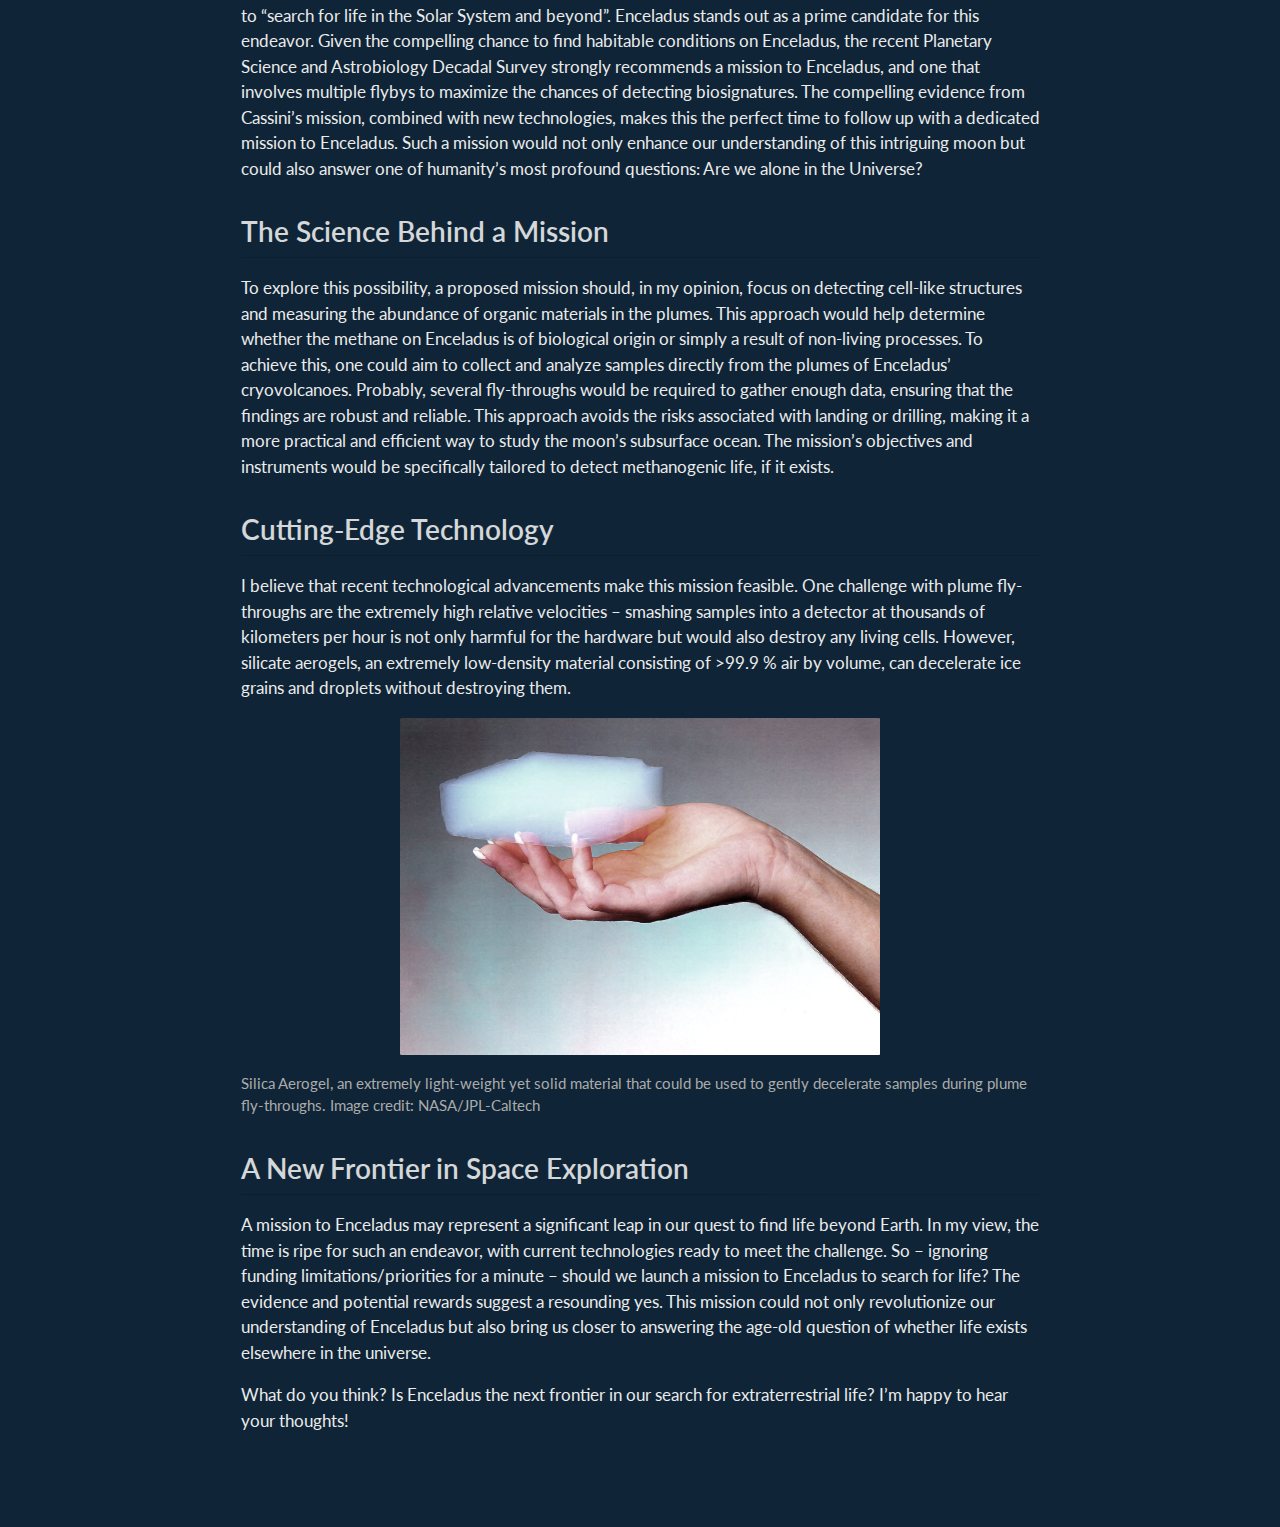
<file: blog/docs/posts/enceladus/index.html>
<!DOCTYPE html>
<html xmlns="http://www.w3.org/1999/xhtml" lang="en" xml:lang="en"><head>

<meta charset="utf-8">
<meta name="generator" content="quarto-1.3.450">

<meta name="viewport" content="width=device-width, initial-scale=1.0, user-scalable=yes">

<meta name="dcterms.date" content="2024-06-04">
<meta name="description" content="Life requires water, energy, and organic molecules. Enceladus, Saturn’s icy moon, shows promise in all these areas. Could a mission to this distant world reveal signs of life?">

<title>Explore: Data ⨯ Science. - Should We Launch a Mission to Enceladus to Search for Life?</title>
<style>
code{white-space: pre-wrap;}
span.smallcaps{font-variant: small-caps;}
div.columns{display: flex; gap: min(4vw, 1.5em);}
div.column{flex: auto; overflow-x: auto;}
div.hanging-indent{margin-left: 1.5em; text-indent: -1.5em;}
ul.task-list{list-style: none;}
ul.task-list li input[type="checkbox"] {
  width: 0.8em;
  margin: 0 0.8em 0.2em -1em; /* quarto-specific, see https://github.com/quarto-dev/quarto-cli/issues/4556 */ 
  vertical-align: middle;
}
</style>


<script src="../../site_libs/quarto-nav/quarto-nav.js"></script>
<script src="../../site_libs/quarto-nav/headroom.min.js"></script>
<script src="../../site_libs/clipboard/clipboard.min.js"></script>
<script src="../../site_libs/quarto-search/autocomplete.umd.js"></script>
<script src="../../site_libs/quarto-search/fuse.min.js"></script>
<script src="../../site_libs/quarto-search/quarto-search.js"></script>
<meta name="quarto:offset" content="../../">
<script src="../../site_libs/quarto-html/quarto.js"></script>
<script src="../../site_libs/quarto-html/popper.min.js"></script>
<script src="../../site_libs/quarto-html/tippy.umd.min.js"></script>
<script src="../../site_libs/quarto-html/anchor.min.js"></script>
<link href="../../site_libs/quarto-html/tippy.css" rel="stylesheet">
<link href="../../site_libs/quarto-html/quarto-syntax-highlighting-dark.css" rel="stylesheet" id="quarto-text-highlighting-styles">
<script src="../../site_libs/bootstrap/bootstrap.min.js"></script>
<link href="../../site_libs/bootstrap/bootstrap-icons.css" rel="stylesheet">
<link href="../../site_libs/bootstrap/bootstrap.min.css" rel="stylesheet" id="quarto-bootstrap" data-mode="dark">
<script id="quarto-search-options" type="application/json">{
  "location": "navbar",
  "copy-button": false,
  "collapse-after": 3,
  "panel-placement": "end",
  "type": "overlay",
  "limit": 20,
  "language": {
    "search-no-results-text": "No results",
    "search-matching-documents-text": "matching documents",
    "search-copy-link-title": "Copy link to search",
    "search-hide-matches-text": "Hide additional matches",
    "search-more-match-text": "more match in this document",
    "search-more-matches-text": "more matches in this document",
    "search-clear-button-title": "Clear",
    "search-detached-cancel-button-title": "Cancel",
    "search-submit-button-title": "Submit",
    "search-label": "Search"
  }
}</script>


<link rel="stylesheet" href="../../styles.css">
</head>

<body class="nav-fixed fullcontent">

<div id="quarto-search-results"></div>
  <header id="quarto-header" class="headroom fixed-top">
    <nav class="navbar navbar-expand-lg navbar-dark ">
      <div class="navbar-container container-fluid">
      <div class="navbar-brand-container">
    <a class="navbar-brand" href="../../index.html">
    <span class="navbar-title">Explore: Data ⨯ Science.</span>
    </a>
  </div>
            <div id="quarto-search" class="" title="Search"></div>
          <button class="navbar-toggler" type="button" data-bs-toggle="collapse" data-bs-target="#navbarCollapse" aria-controls="navbarCollapse" aria-expanded="false" aria-label="Toggle navigation" onclick="if (window.quartoToggleHeadroom) { window.quartoToggleHeadroom(); }">
  <span class="navbar-toggler-icon"></span>
</button>
          <div class="collapse navbar-collapse" id="navbarCollapse">
            <ul class="navbar-nav navbar-nav-scroll me-auto">
  <li class="nav-item">
    <a class="nav-link" href="../../about.html" rel="" target="">
 <span class="menu-text">About this blog</span></a>
  </li>  
  <li class="nav-item">
    <a class="nav-link" href="../../../../index.html" rel="" target="">
 <span class="menu-text">Martin’s personal website</span></a>
  </li>  
</ul>
            <div class="quarto-navbar-tools ms-auto">
</div>
          </div> <!-- /navcollapse -->
      </div> <!-- /container-fluid -->
    </nav>
</header>
<!-- content -->
<header id="title-block-header" class="quarto-title-block default page-columns page-full">
  <div class="quarto-title-banner page-columns page-full">
    <div class="quarto-title column-body">
      <h1 class="title">Should We Launch a Mission to Enceladus to Search for Life?</h1>
                  <div>
        <div class="description">
          Life requires water, energy, and organic molecules. Enceladus, Saturn’s icy moon, shows promise in all these areas. Could a mission to this distant world reveal signs of life?
        </div>
      </div>
                          <div class="quarto-categories">
                <div class="quarto-category">spaceflight</div>
                <div class="quarto-category">astrobiology</div>
              </div>
                  </div>
  </div>
    
  
  <div class="quarto-title-meta">

      
      <div>
      <div class="quarto-title-meta-heading">Published</div>
      <div class="quarto-title-meta-contents">
        <p class="date">June 4, 2024</p>
      </div>
    </div>
    
      
    </div>
    
  
  </header><div id="quarto-content" class="quarto-container page-columns page-rows-contents page-layout-article page-navbar">
<!-- sidebar -->
<!-- margin-sidebar -->
    
<!-- main -->
<main class="content quarto-banner-title-block" id="quarto-document-content">




<p>Life as we know it requires water, energy, and organic molecules. Enceladus, Saturn’s icy moon, shows promise in all these areas. Could a mission to this distant world reveal signs of life? Let’s dive into the possibilities and challenges of such a mission.</p>
<div class="quarto-figure quarto-figure-center">
<figure class="figure">
<p><img src="20170717_enceladus-plumes-cassini_cropped.jpg" class="img-fluid figure-img"></p>
<figcaption class="figure-caption">The ice moon Enceladus spraying cryovolcanic plumes from its southern polar region, observed by the Cassini mission. Image credit: NASA/Caltech/Space Science Institute/Don Davis</figcaption>
</figure>
</div>
<section id="enceladus-a-promising-candidate-for-extraterrestrial-life" class="level2">
<h2 class="anchored" data-anchor-id="enceladus-a-promising-candidate-for-extraterrestrial-life">Enceladus: A Promising Candidate for Extraterrestrial Life?</h2>
<p>Biology states that life needs three main ingredients: liquid water, energy, and the right conditions for complex organic molecules to form. Surprisingly, Enceladus, one of Saturn’s moons, seems to tick all these boxes. When the Cassini spacecraft flew through plumes of water vapor ejected from Enceladus’ icy surface, it found signs that this distant world might just harbor life. So, the big question is:</p>
<p><em>Should we launch a mission to Enceladus to search for life?</em></p>
</section>
<section id="why-enceladus-and-why-now" class="level2">
<h2 class="anchored" data-anchor-id="why-enceladus-and-why-now">Why Enceladus, and Why Now?</h2>
<p>Cassini’s flybys revealed something extraordinary: high levels of methane in the plumes spewing from Enceladus’ subsurface ocean. Here on Earth, such methane is often produced by microbes. This raises an exciting possibility: Could microbes be living on Enceladus, producing this methane? It’s a tantalizing thought that demands further investigation.</p>
<p>NASA’s strategic plan identifies the “search for life elsewhere” as a strategic goal, and one stated objective is to “search for life in the Solar System and beyond”. Enceladus stands out as a prime candidate for this endeavor. Given the compelling chance to find habitable conditions on Enceladus, the recent Planetary Science and Astrobiology Decadal Survey strongly recommends a mission to Enceladus, and one that involves multiple flybys to maximize the chances of detecting biosignatures. The compelling evidence from Cassini’s mission, combined with new technologies, makes this the perfect time to follow up with a dedicated mission to Enceladus. Such a mission would not only enhance our understanding of this intriguing moon but could also answer one of humanity’s most profound questions: Are we alone in the Universe?</p>
</section>
<section id="the-science-behind-a-mission" class="level2">
<h2 class="anchored" data-anchor-id="the-science-behind-a-mission">The Science Behind a Mission</h2>
<p>To explore this possibility, a proposed mission should, in my opinion, focus on detecting cell-like structures and measuring the abundance of organic materials in the plumes. This approach would help determine whether the methane on Enceladus is of biological origin or simply a result of non-living processes. To achieve this, one could aim to collect and analyze samples directly from the plumes of Enceladus’ cryovolcanoes. Probably, several fly-throughs would be required to gather enough data, ensuring that the findings are robust and reliable. This approach avoids the risks associated with landing or drilling, making it a more practical and efficient way to study the moon’s subsurface ocean. The mission’s objectives and instruments would be specifically tailored to detect methanogenic life, if it exists.</p>
</section>
<section id="cutting-edge-technology" class="level2">
<h2 class="anchored" data-anchor-id="cutting-edge-technology">Cutting-Edge Technology</h2>
<p>I believe that recent technological advancements make this mission feasible. One challenge with plume fly-throughs are the extremely high relative velocities – smashing samples into a detector at thousands of kilometers per hour is not only harmful for the hardware but would also destroy any living cells. However, silicate aerogels, an extremely low-density material consisting of &gt;99.9 % air by volume, can decelerate ice grains and droplets without destroying them.</p>
<div class="quarto-figure quarto-figure-center">
<figure class="figure">
<p><img src="Aerogel_hand.jpg" class="img-fluid figure-img" style="width:60.0%"></p>
<figcaption class="figure-caption">Silica Aerogel, an extremely light-weight yet solid material that could be used to gently decelerate samples during plume fly-throughs. Image credit: NASA/JPL-Caltech</figcaption>
</figure>
</div>
</section>
<section id="a-new-frontier-in-space-exploration" class="level2">
<h2 class="anchored" data-anchor-id="a-new-frontier-in-space-exploration">A New Frontier in Space Exploration</h2>
<p>A mission to Enceladus may represent a significant leap in our quest to find life beyond Earth. In my view, the time is ripe for such an endeavor, with current technologies ready to meet the challenge. So – ignoring funding limitations/priorities for a minute – should we launch a mission to Enceladus to search for life? The evidence and potential rewards suggest a resounding yes. This mission could not only revolutionize our understanding of Enceladus but also bring us closer to answering the age-old question of whether life exists elsewhere in the universe.</p>
<p>What do you think? Is Enceladus the next frontier in our search for extraterrestrial life? I’m happy to hear your thoughts!</p>


</section>

</main> <!-- /main -->
<script id="quarto-html-after-body" type="application/javascript">
window.document.addEventListener("DOMContentLoaded", function (event) {
  const toggleBodyColorMode = (bsSheetEl) => {
    const mode = bsSheetEl.getAttribute("data-mode");
    const bodyEl = window.document.querySelector("body");
    if (mode === "dark") {
      bodyEl.classList.add("quarto-dark");
      bodyEl.classList.remove("quarto-light");
    } else {
      bodyEl.classList.add("quarto-light");
      bodyEl.classList.remove("quarto-dark");
    }
  }
  const toggleBodyColorPrimary = () => {
    const bsSheetEl = window.document.querySelector("link#quarto-bootstrap");
    if (bsSheetEl) {
      toggleBodyColorMode(bsSheetEl);
    }
  }
  toggleBodyColorPrimary();  
  const icon = "";
  const anchorJS = new window.AnchorJS();
  anchorJS.options = {
    placement: 'right',
    icon: icon
  };
  anchorJS.add('.anchored');
  const isCodeAnnotation = (el) => {
    for (const clz of el.classList) {
      if (clz.startsWith('code-annotation-')) {                     
        return true;
      }
    }
    return false;
  }
  const clipboard = new window.ClipboardJS('.code-copy-button', {
    text: function(trigger) {
      const codeEl = trigger.previousElementSibling.cloneNode(true);
      for (const childEl of codeEl.children) {
        if (isCodeAnnotation(childEl)) {
          childEl.remove();
        }
      }
      return codeEl.innerText;
    }
  });
  clipboard.on('success', function(e) {
    // button target
    const button = e.trigger;
    // don't keep focus
    button.blur();
    // flash "checked"
    button.classList.add('code-copy-button-checked');
    var currentTitle = button.getAttribute("title");
    button.setAttribute("title", "Copied!");
    let tooltip;
    if (window.bootstrap) {
      button.setAttribute("data-bs-toggle", "tooltip");
      button.setAttribute("data-bs-placement", "left");
      button.setAttribute("data-bs-title", "Copied!");
      tooltip = new bootstrap.Tooltip(button, 
        { trigger: "manual", 
          customClass: "code-copy-button-tooltip",
          offset: [0, -8]});
      tooltip.show();    
    }
    setTimeout(function() {
      if (tooltip) {
        tooltip.hide();
        button.removeAttribute("data-bs-title");
        button.removeAttribute("data-bs-toggle");
        button.removeAttribute("data-bs-placement");
      }
      button.setAttribute("title", currentTitle);
      button.classList.remove('code-copy-button-checked');
    }, 1000);
    // clear code selection
    e.clearSelection();
  });
  function tippyHover(el, contentFn) {
    const config = {
      allowHTML: true,
      content: contentFn,
      maxWidth: 500,
      delay: 100,
      arrow: false,
      appendTo: function(el) {
          return el.parentElement;
      },
      interactive: true,
      interactiveBorder: 10,
      theme: 'quarto',
      placement: 'bottom-start'
    };
    window.tippy(el, config); 
  }
  const noterefs = window.document.querySelectorAll('a[role="doc-noteref"]');
  for (var i=0; i<noterefs.length; i++) {
    const ref = noterefs[i];
    tippyHover(ref, function() {
      // use id or data attribute instead here
      let href = ref.getAttribute('data-footnote-href') || ref.getAttribute('href');
      try { href = new URL(href).hash; } catch {}
      const id = href.replace(/^#\/?/, "");
      const note = window.document.getElementById(id);
      return note.innerHTML;
    });
  }
      let selectedAnnoteEl;
      const selectorForAnnotation = ( cell, annotation) => {
        let cellAttr = 'data-code-cell="' + cell + '"';
        let lineAttr = 'data-code-annotation="' +  annotation + '"';
        const selector = 'span[' + cellAttr + '][' + lineAttr + ']';
        return selector;
      }
      const selectCodeLines = (annoteEl) => {
        const doc = window.document;
        const targetCell = annoteEl.getAttribute("data-target-cell");
        const targetAnnotation = annoteEl.getAttribute("data-target-annotation");
        const annoteSpan = window.document.querySelector(selectorForAnnotation(targetCell, targetAnnotation));
        const lines = annoteSpan.getAttribute("data-code-lines").split(",");
        const lineIds = lines.map((line) => {
          return targetCell + "-" + line;
        })
        let top = null;
        let height = null;
        let parent = null;
        if (lineIds.length > 0) {
            //compute the position of the single el (top and bottom and make a div)
            const el = window.document.getElementById(lineIds[0]);
            top = el.offsetTop;
            height = el.offsetHeight;
            parent = el.parentElement.parentElement;
          if (lineIds.length > 1) {
            const lastEl = window.document.getElementById(lineIds[lineIds.length - 1]);
            const bottom = lastEl.offsetTop + lastEl.offsetHeight;
            height = bottom - top;
          }
          if (top !== null && height !== null && parent !== null) {
            // cook up a div (if necessary) and position it 
            let div = window.document.getElementById("code-annotation-line-highlight");
            if (div === null) {
              div = window.document.createElement("div");
              div.setAttribute("id", "code-annotation-line-highlight");
              div.style.position = 'absolute';
              parent.appendChild(div);
            }
            div.style.top = top - 2 + "px";
            div.style.height = height + 4 + "px";
            let gutterDiv = window.document.getElementById("code-annotation-line-highlight-gutter");
            if (gutterDiv === null) {
              gutterDiv = window.document.createElement("div");
              gutterDiv.setAttribute("id", "code-annotation-line-highlight-gutter");
              gutterDiv.style.position = 'absolute';
              const codeCell = window.document.getElementById(targetCell);
              const gutter = codeCell.querySelector('.code-annotation-gutter');
              gutter.appendChild(gutterDiv);
            }
            gutterDiv.style.top = top - 2 + "px";
            gutterDiv.style.height = height + 4 + "px";
          }
          selectedAnnoteEl = annoteEl;
        }
      };
      const unselectCodeLines = () => {
        const elementsIds = ["code-annotation-line-highlight", "code-annotation-line-highlight-gutter"];
        elementsIds.forEach((elId) => {
          const div = window.document.getElementById(elId);
          if (div) {
            div.remove();
          }
        });
        selectedAnnoteEl = undefined;
      };
      // Attach click handler to the DT
      const annoteDls = window.document.querySelectorAll('dt[data-target-cell]');
      for (const annoteDlNode of annoteDls) {
        annoteDlNode.addEventListener('click', (event) => {
          const clickedEl = event.target;
          if (clickedEl !== selectedAnnoteEl) {
            unselectCodeLines();
            const activeEl = window.document.querySelector('dt[data-target-cell].code-annotation-active');
            if (activeEl) {
              activeEl.classList.remove('code-annotation-active');
            }
            selectCodeLines(clickedEl);
            clickedEl.classList.add('code-annotation-active');
          } else {
            // Unselect the line
            unselectCodeLines();
            clickedEl.classList.remove('code-annotation-active');
          }
        });
      }
  const findCites = (el) => {
    const parentEl = el.parentElement;
    if (parentEl) {
      const cites = parentEl.dataset.cites;
      if (cites) {
        return {
          el,
          cites: cites.split(' ')
        };
      } else {
        return findCites(el.parentElement)
      }
    } else {
      return undefined;
    }
  };
  var bibliorefs = window.document.querySelectorAll('a[role="doc-biblioref"]');
  for (var i=0; i<bibliorefs.length; i++) {
    const ref = bibliorefs[i];
    const citeInfo = findCites(ref);
    if (citeInfo) {
      tippyHover(citeInfo.el, function() {
        var popup = window.document.createElement('div');
        citeInfo.cites.forEach(function(cite) {
          var citeDiv = window.document.createElement('div');
          citeDiv.classList.add('hanging-indent');
          citeDiv.classList.add('csl-entry');
          var biblioDiv = window.document.getElementById('ref-' + cite);
          if (biblioDiv) {
            citeDiv.innerHTML = biblioDiv.innerHTML;
          }
          popup.appendChild(citeDiv);
        });
        return popup.innerHTML;
      });
    }
  }
});
</script>
</div> <!-- /content -->



</body></html>
</file>
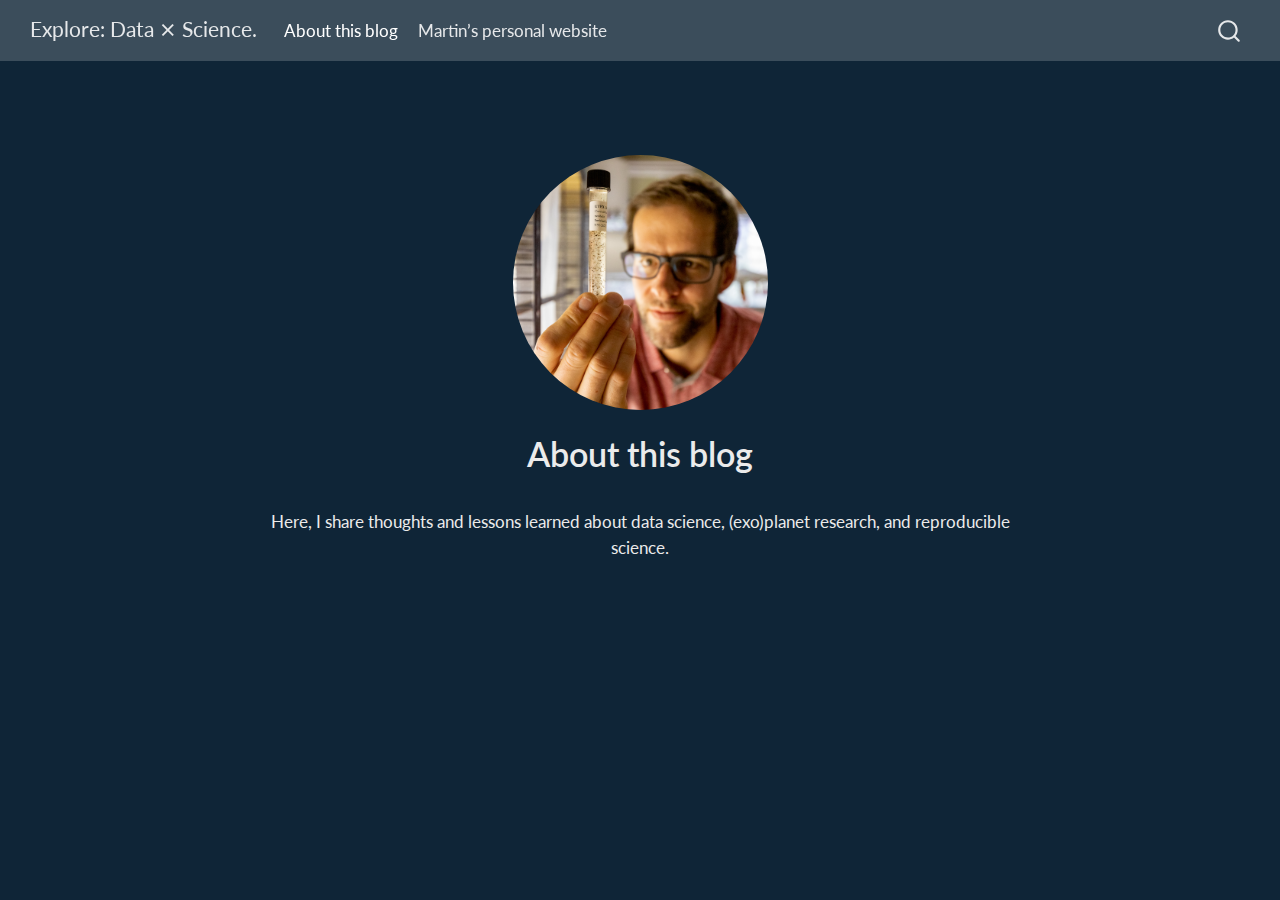
<file: about.html>
<!DOCTYPE html>
<html xmlns="http://www.w3.org/1999/xhtml" lang="en" xml:lang="en"><head>

<meta charset="utf-8">
<meta name="generator" content="quarto-1.4.555">

<meta name="viewport" content="width=device-width, initial-scale=1.0, user-scalable=yes">


<title>Explore: Data ⨯ Science. - About this blog</title>
<style>
code{white-space: pre-wrap;}
span.smallcaps{font-variant: small-caps;}
div.columns{display: flex; gap: min(4vw, 1.5em);}
div.column{flex: auto; overflow-x: auto;}
div.hanging-indent{margin-left: 1.5em; text-indent: -1.5em;}
ul.task-list{list-style: none;}
ul.task-list li input[type="checkbox"] {
  width: 0.8em;
  margin: 0 0.8em 0.2em -1em; /* quarto-specific, see https://github.com/quarto-dev/quarto-cli/issues/4556 */ 
  vertical-align: middle;
}
</style>


<script src="site_libs/quarto-nav/quarto-nav.js"></script>
<script src="site_libs/quarto-nav/headroom.min.js"></script>
<script src="site_libs/clipboard/clipboard.min.js"></script>
<script src="site_libs/quarto-search/autocomplete.umd.js"></script>
<script src="site_libs/quarto-search/fuse.min.js"></script>
<script src="site_libs/quarto-search/quarto-search.js"></script>
<meta name="quarto:offset" content="./">
<script src="site_libs/quarto-html/quarto.js"></script>
<script src="site_libs/quarto-html/popper.min.js"></script>
<script src="site_libs/quarto-html/tippy.umd.min.js"></script>
<link href="site_libs/quarto-html/tippy.css" rel="stylesheet">
<link href="site_libs/quarto-html/quarto-syntax-highlighting-dark.css" rel="stylesheet" id="quarto-text-highlighting-styles">
<script src="site_libs/bootstrap/bootstrap.min.js"></script>
<link href="site_libs/bootstrap/bootstrap-icons.css" rel="stylesheet">
<link href="site_libs/bootstrap/bootstrap.min.css" rel="stylesheet" id="quarto-bootstrap" data-mode="dark">
<script id="quarto-search-options" type="application/json">{
  "location": "navbar",
  "copy-button": false,
  "collapse-after": 3,
  "panel-placement": "end",
  "type": "overlay",
  "limit": 50,
  "keyboard-shortcut": [
    "f",
    "/",
    "s"
  ],
  "show-item-context": false,
  "language": {
    "search-no-results-text": "No results",
    "search-matching-documents-text": "matching documents",
    "search-copy-link-title": "Copy link to search",
    "search-hide-matches-text": "Hide additional matches",
    "search-more-match-text": "more match in this document",
    "search-more-matches-text": "more matches in this document",
    "search-clear-button-title": "Clear",
    "search-text-placeholder": "",
    "search-detached-cancel-button-title": "Cancel",
    "search-submit-button-title": "Submit",
    "search-label": "Search"
  }
}</script>


<link rel="stylesheet" href="styles.css">
</head>

<body class="nav-fixed fullcontent">

<div id="quarto-search-results"></div>
  <header id="quarto-header" class="headroom fixed-top">
    <nav class="navbar navbar-expand-lg " data-bs-theme="dark">
      <div class="navbar-container container-fluid">
      <div class="navbar-brand-container mx-auto">
    <a class="navbar-brand" href="./index.html">
    <span class="navbar-title">Explore: Data ⨯ Science.</span>
    </a>
  </div>
            <div id="quarto-search" class="" title="Search"></div>
          <button class="navbar-toggler" type="button" data-bs-toggle="collapse" data-bs-target="#navbarCollapse" aria-controls="navbarCollapse" aria-expanded="false" aria-label="Toggle navigation" onclick="if (window.quartoToggleHeadroom) { window.quartoToggleHeadroom(); }">
  <span class="navbar-toggler-icon"></span>
</button>
          <div class="collapse navbar-collapse" id="navbarCollapse">
            <ul class="navbar-nav navbar-nav-scroll me-auto">
  <li class="nav-item">
    <a class="nav-link active" href="./about.html" aria-current="page"> 
<span class="menu-text">About this blog</span></a>
  </li>  
  <li class="nav-item">
    <a class="nav-link" href="./../../index.html"> 
<span class="menu-text">Martin’s personal website</span></a>
  </li>  
</ul>
          </div> <!-- /navcollapse -->
          <div class="quarto-navbar-tools">
</div>
      </div> <!-- /container-fluid -->
    </nav>
</header>
<!-- content -->
<div id="quarto-content" class="quarto-container page-columns page-rows-contents page-layout-article page-navbar">
<!-- sidebar -->
<!-- margin-sidebar -->
    
<!-- main -->
<div class="quarto-about-jolla content">
  <img src="Martin_Algaelab2022.jpg" class="about-image
  round " style="height: 15em; width: 15em;">
 <header id="title-block-header" class="quarto-title-block default">
<div class="quarto-title">
<h1 class="title">About this blog</h1>
</div>
<div class="quarto-title-meta">
  </div>
</header><main class="content" id="quarto-document-content">
<p>Here, I share thoughts and lessons learned about data science, (exo)planet research, and reproducible science.</p>


</main>  
</div>
 <!-- /main -->
<script id="quarto-html-after-body" type="application/javascript">
window.document.addEventListener("DOMContentLoaded", function (event) {
  const toggleBodyColorMode = (bsSheetEl) => {
    const mode = bsSheetEl.getAttribute("data-mode");
    const bodyEl = window.document.querySelector("body");
    if (mode === "dark") {
      bodyEl.classList.add("quarto-dark");
      bodyEl.classList.remove("quarto-light");
    } else {
      bodyEl.classList.add("quarto-light");
      bodyEl.classList.remove("quarto-dark");
    }
  }
  const toggleBodyColorPrimary = () => {
    const bsSheetEl = window.document.querySelector("link#quarto-bootstrap");
    if (bsSheetEl) {
      toggleBodyColorMode(bsSheetEl);
    }
  }
  toggleBodyColorPrimary();  
  const isCodeAnnotation = (el) => {
    for (const clz of el.classList) {
      if (clz.startsWith('code-annotation-')) {                     
        return true;
      }
    }
    return false;
  }
  const clipboard = new window.ClipboardJS('.code-copy-button', {
    text: function(trigger) {
      const codeEl = trigger.previousElementSibling.cloneNode(true);
      for (const childEl of codeEl.children) {
        if (isCodeAnnotation(childEl)) {
          childEl.remove();
        }
      }
      return codeEl.innerText;
    }
  });
  clipboard.on('success', function(e) {
    // button target
    const button = e.trigger;
    // don't keep focus
    button.blur();
    // flash "checked"
    button.classList.add('code-copy-button-checked');
    var currentTitle = button.getAttribute("title");
    button.setAttribute("title", "Copied!");
    let tooltip;
    if (window.bootstrap) {
      button.setAttribute("data-bs-toggle", "tooltip");
      button.setAttribute("data-bs-placement", "left");
      button.setAttribute("data-bs-title", "Copied!");
      tooltip = new bootstrap.Tooltip(button, 
        { trigger: "manual", 
          customClass: "code-copy-button-tooltip",
          offset: [0, -8]});
      tooltip.show();    
    }
    setTimeout(function() {
      if (tooltip) {
        tooltip.hide();
        button.removeAttribute("data-bs-title");
        button.removeAttribute("data-bs-toggle");
        button.removeAttribute("data-bs-placement");
      }
      button.setAttribute("title", currentTitle);
      button.classList.remove('code-copy-button-checked');
    }, 1000);
    // clear code selection
    e.clearSelection();
  });
    var localhostRegex = new RegExp(/^(?:http|https):\/\/localhost\:?[0-9]*\//);
    var mailtoRegex = new RegExp(/^mailto:/);
      var filterRegex = new RegExp("https:\/\/matiscke\.github\.io\/");
    var isInternal = (href) => {
        return filterRegex.test(href) || localhostRegex.test(href) || mailtoRegex.test(href);
    }
    // Inspect non-navigation links and adorn them if external
 	var links = window.document.querySelectorAll('a[href]:not(.nav-link):not(.navbar-brand):not(.toc-action):not(.sidebar-link):not(.sidebar-item-toggle):not(.pagination-link):not(.no-external):not([aria-hidden]):not(.dropdown-item):not(.quarto-navigation-tool)');
    for (var i=0; i<links.length; i++) {
      const link = links[i];
      if (!isInternal(link.href)) {
        // undo the damage that might have been done by quarto-nav.js in the case of
        // links that we want to consider external
        if (link.dataset.originalHref !== undefined) {
          link.href = link.dataset.originalHref;
        }
      }
    }
  function tippyHover(el, contentFn, onTriggerFn, onUntriggerFn) {
    const config = {
      allowHTML: true,
      maxWidth: 500,
      delay: 100,
      arrow: false,
      appendTo: function(el) {
          return el.parentElement;
      },
      interactive: true,
      interactiveBorder: 10,
      theme: 'quarto',
      placement: 'bottom-start',
    };
    if (contentFn) {
      config.content = contentFn;
    }
    if (onTriggerFn) {
      config.onTrigger = onTriggerFn;
    }
    if (onUntriggerFn) {
      config.onUntrigger = onUntriggerFn;
    }
    window.tippy(el, config); 
  }
  const noterefs = window.document.querySelectorAll('a[role="doc-noteref"]');
  for (var i=0; i<noterefs.length; i++) {
    const ref = noterefs[i];
    tippyHover(ref, function() {
      // use id or data attribute instead here
      let href = ref.getAttribute('data-footnote-href') || ref.getAttribute('href');
      try { href = new URL(href).hash; } catch {}
      const id = href.replace(/^#\/?/, "");
      const note = window.document.getElementById(id);
      if (note) {
        return note.innerHTML;
      } else {
        return "";
      }
    });
  }
  const xrefs = window.document.querySelectorAll('a.quarto-xref');
  const processXRef = (id, note) => {
    // Strip column container classes
    const stripColumnClz = (el) => {
      el.classList.remove("page-full", "page-columns");
      if (el.children) {
        for (const child of el.children) {
          stripColumnClz(child);
        }
      }
    }
    stripColumnClz(note)
    if (id === null || id.startsWith('sec-')) {
      // Special case sections, only their first couple elements
      const container = document.createElement("div");
      if (note.children && note.children.length > 2) {
        container.appendChild(note.children[0].cloneNode(true));
        for (let i = 1; i < note.children.length; i++) {
          const child = note.children[i];
          if (child.tagName === "P" && child.innerText === "") {
            continue;
          } else {
            container.appendChild(child.cloneNode(true));
            break;
          }
        }
        if (window.Quarto?.typesetMath) {
          window.Quarto.typesetMath(container);
        }
        return container.innerHTML
      } else {
        if (window.Quarto?.typesetMath) {
          window.Quarto.typesetMath(note);
        }
        return note.innerHTML;
      }
    } else {
      // Remove any anchor links if they are present
      const anchorLink = note.querySelector('a.anchorjs-link');
      if (anchorLink) {
        anchorLink.remove();
      }
      if (window.Quarto?.typesetMath) {
        window.Quarto.typesetMath(note);
      }
      // TODO in 1.5, we should make sure this works without a callout special case
      if (note.classList.contains("callout")) {
        return note.outerHTML;
      } else {
        return note.innerHTML;
      }
    }
  }
  for (var i=0; i<xrefs.length; i++) {
    const xref = xrefs[i];
    tippyHover(xref, undefined, function(instance) {
      instance.disable();
      let url = xref.getAttribute('href');
      let hash = undefined; 
      if (url.startsWith('#')) {
        hash = url;
      } else {
        try { hash = new URL(url).hash; } catch {}
      }
      if (hash) {
        const id = hash.replace(/^#\/?/, "");
        const note = window.document.getElementById(id);
        if (note !== null) {
          try {
            const html = processXRef(id, note.cloneNode(true));
            instance.setContent(html);
          } finally {
            instance.enable();
            instance.show();
          }
        } else {
          // See if we can fetch this
          fetch(url.split('#')[0])
          .then(res => res.text())
          .then(html => {
            const parser = new DOMParser();
            const htmlDoc = parser.parseFromString(html, "text/html");
            const note = htmlDoc.getElementById(id);
            if (note !== null) {
              const html = processXRef(id, note);
              instance.setContent(html);
            } 
          }).finally(() => {
            instance.enable();
            instance.show();
          });
        }
      } else {
        // See if we can fetch a full url (with no hash to target)
        // This is a special case and we should probably do some content thinning / targeting
        fetch(url)
        .then(res => res.text())
        .then(html => {
          const parser = new DOMParser();
          const htmlDoc = parser.parseFromString(html, "text/html");
          const note = htmlDoc.querySelector('main.content');
          if (note !== null) {
            // This should only happen for chapter cross references
            // (since there is no id in the URL)
            // remove the first header
            if (note.children.length > 0 && note.children[0].tagName === "HEADER") {
              note.children[0].remove();
            }
            const html = processXRef(null, note);
            instance.setContent(html);
          } 
        }).finally(() => {
          instance.enable();
          instance.show();
        });
      }
    }, function(instance) {
    });
  }
      let selectedAnnoteEl;
      const selectorForAnnotation = ( cell, annotation) => {
        let cellAttr = 'data-code-cell="' + cell + '"';
        let lineAttr = 'data-code-annotation="' +  annotation + '"';
        const selector = 'span[' + cellAttr + '][' + lineAttr + ']';
        return selector;
      }
      const selectCodeLines = (annoteEl) => {
        const doc = window.document;
        const targetCell = annoteEl.getAttribute("data-target-cell");
        const targetAnnotation = annoteEl.getAttribute("data-target-annotation");
        const annoteSpan = window.document.querySelector(selectorForAnnotation(targetCell, targetAnnotation));
        const lines = annoteSpan.getAttribute("data-code-lines").split(",");
        const lineIds = lines.map((line) => {
          return targetCell + "-" + line;
        })
        let top = null;
        let height = null;
        let parent = null;
        if (lineIds.length > 0) {
            //compute the position of the single el (top and bottom and make a div)
            const el = window.document.getElementById(lineIds[0]);
            top = el.offsetTop;
            height = el.offsetHeight;
            parent = el.parentElement.parentElement;
          if (lineIds.length > 1) {
            const lastEl = window.document.getElementById(lineIds[lineIds.length - 1]);
            const bottom = lastEl.offsetTop + lastEl.offsetHeight;
            height = bottom - top;
          }
          if (top !== null && height !== null && parent !== null) {
            // cook up a div (if necessary) and position it 
            let div = window.document.getElementById("code-annotation-line-highlight");
            if (div === null) {
              div = window.document.createElement("div");
              div.setAttribute("id", "code-annotation-line-highlight");
              div.style.position = 'absolute';
              parent.appendChild(div);
            }
            div.style.top = top - 2 + "px";
            div.style.height = height + 4 + "px";
            div.style.left = 0;
            let gutterDiv = window.document.getElementById("code-annotation-line-highlight-gutter");
            if (gutterDiv === null) {
              gutterDiv = window.document.createElement("div");
              gutterDiv.setAttribute("id", "code-annotation-line-highlight-gutter");
              gutterDiv.style.position = 'absolute';
              const codeCell = window.document.getElementById(targetCell);
              const gutter = codeCell.querySelector('.code-annotation-gutter');
              gutter.appendChild(gutterDiv);
            }
            gutterDiv.style.top = top - 2 + "px";
            gutterDiv.style.height = height + 4 + "px";
          }
          selectedAnnoteEl = annoteEl;
        }
      };
      const unselectCodeLines = () => {
        const elementsIds = ["code-annotation-line-highlight", "code-annotation-line-highlight-gutter"];
        elementsIds.forEach((elId) => {
          const div = window.document.getElementById(elId);
          if (div) {
            div.remove();
          }
        });
        selectedAnnoteEl = undefined;
      };
        // Handle positioning of the toggle
    window.addEventListener(
      "resize",
      throttle(() => {
        elRect = undefined;
        if (selectedAnnoteEl) {
          selectCodeLines(selectedAnnoteEl);
        }
      }, 10)
    );
    function throttle(fn, ms) {
    let throttle = false;
    let timer;
      return (...args) => {
        if(!throttle) { // first call gets through
            fn.apply(this, args);
            throttle = true;
        } else { // all the others get throttled
            if(timer) clearTimeout(timer); // cancel #2
            timer = setTimeout(() => {
              fn.apply(this, args);
              timer = throttle = false;
            }, ms);
        }
      };
    }
      // Attach click handler to the DT
      const annoteDls = window.document.querySelectorAll('dt[data-target-cell]');
      for (const annoteDlNode of annoteDls) {
        annoteDlNode.addEventListener('click', (event) => {
          const clickedEl = event.target;
          if (clickedEl !== selectedAnnoteEl) {
            unselectCodeLines();
            const activeEl = window.document.querySelector('dt[data-target-cell].code-annotation-active');
            if (activeEl) {
              activeEl.classList.remove('code-annotation-active');
            }
            selectCodeLines(clickedEl);
            clickedEl.classList.add('code-annotation-active');
          } else {
            // Unselect the line
            unselectCodeLines();
            clickedEl.classList.remove('code-annotation-active');
          }
        });
      }
  const findCites = (el) => {
    const parentEl = el.parentElement;
    if (parentEl) {
      const cites = parentEl.dataset.cites;
      if (cites) {
        return {
          el,
          cites: cites.split(' ')
        };
      } else {
        return findCites(el.parentElement)
      }
    } else {
      return undefined;
    }
  };
  var bibliorefs = window.document.querySelectorAll('a[role="doc-biblioref"]');
  for (var i=0; i<bibliorefs.length; i++) {
    const ref = bibliorefs[i];
    const citeInfo = findCites(ref);
    if (citeInfo) {
      tippyHover(citeInfo.el, function() {
        var popup = window.document.createElement('div');
        citeInfo.cites.forEach(function(cite) {
          var citeDiv = window.document.createElement('div');
          citeDiv.classList.add('hanging-indent');
          citeDiv.classList.add('csl-entry');
          var biblioDiv = window.document.getElementById('ref-' + cite);
          if (biblioDiv) {
            citeDiv.innerHTML = biblioDiv.innerHTML;
          }
          popup.appendChild(citeDiv);
        });
        return popup.innerHTML;
      });
    }
  }
});
</script>
</div> <!-- /content -->




</body></html>
</file>
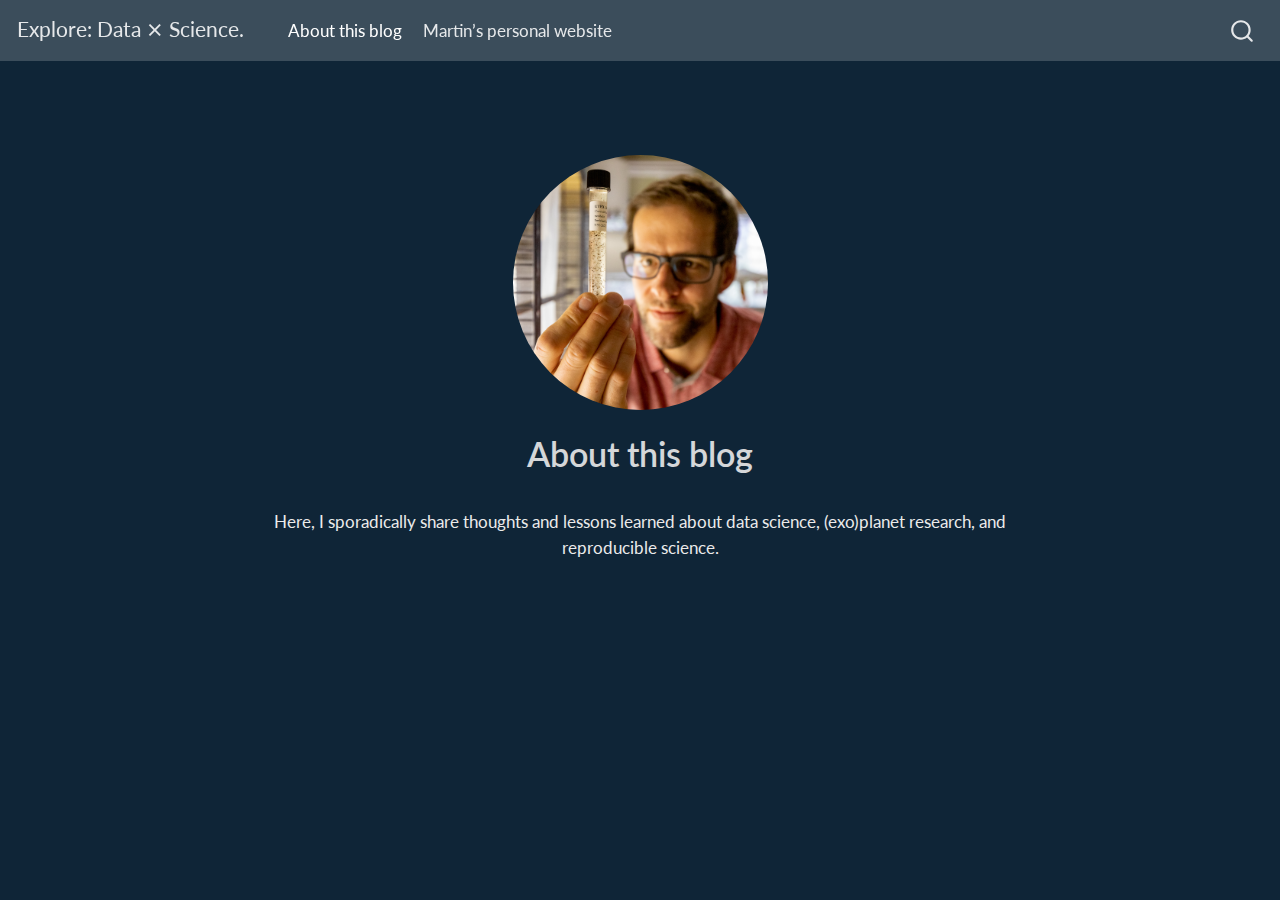
<file: blog/docs/about.html>
<!DOCTYPE html>
<html xmlns="http://www.w3.org/1999/xhtml" lang="en" xml:lang="en"><head>

<meta charset="utf-8">
<meta name="generator" content="quarto-1.3.450">

<meta name="viewport" content="width=device-width, initial-scale=1.0, user-scalable=yes">


<title>Explore: Data ⨯ Science. - About this blog</title>
<style>
code{white-space: pre-wrap;}
span.smallcaps{font-variant: small-caps;}
div.columns{display: flex; gap: min(4vw, 1.5em);}
div.column{flex: auto; overflow-x: auto;}
div.hanging-indent{margin-left: 1.5em; text-indent: -1.5em;}
ul.task-list{list-style: none;}
ul.task-list li input[type="checkbox"] {
  width: 0.8em;
  margin: 0 0.8em 0.2em -1em; /* quarto-specific, see https://github.com/quarto-dev/quarto-cli/issues/4556 */ 
  vertical-align: middle;
}
</style>


<script src="site_libs/quarto-nav/quarto-nav.js"></script>
<script src="site_libs/quarto-nav/headroom.min.js"></script>
<script src="site_libs/clipboard/clipboard.min.js"></script>
<script src="site_libs/quarto-search/autocomplete.umd.js"></script>
<script src="site_libs/quarto-search/fuse.min.js"></script>
<script src="site_libs/quarto-search/quarto-search.js"></script>
<meta name="quarto:offset" content="./">
<script src="site_libs/quarto-html/quarto.js"></script>
<script src="site_libs/quarto-html/popper.min.js"></script>
<script src="site_libs/quarto-html/tippy.umd.min.js"></script>
<link href="site_libs/quarto-html/tippy.css" rel="stylesheet">
<link href="site_libs/quarto-html/quarto-syntax-highlighting-dark.css" rel="stylesheet" id="quarto-text-highlighting-styles">
<script src="site_libs/bootstrap/bootstrap.min.js"></script>
<link href="site_libs/bootstrap/bootstrap-icons.css" rel="stylesheet">
<link href="site_libs/bootstrap/bootstrap.min.css" rel="stylesheet" id="quarto-bootstrap" data-mode="dark">
<script id="quarto-search-options" type="application/json">{
  "location": "navbar",
  "copy-button": false,
  "collapse-after": 3,
  "panel-placement": "end",
  "type": "overlay",
  "limit": 20,
  "language": {
    "search-no-results-text": "No results",
    "search-matching-documents-text": "matching documents",
    "search-copy-link-title": "Copy link to search",
    "search-hide-matches-text": "Hide additional matches",
    "search-more-match-text": "more match in this document",
    "search-more-matches-text": "more matches in this document",
    "search-clear-button-title": "Clear",
    "search-detached-cancel-button-title": "Cancel",
    "search-submit-button-title": "Submit",
    "search-label": "Search"
  }
}</script>


<link rel="stylesheet" href="styles.css">
</head>

<body class="nav-fixed fullcontent">

<div id="quarto-search-results"></div>
  <header id="quarto-header" class="headroom fixed-top">
    <nav class="navbar navbar-expand-lg navbar-dark ">
      <div class="navbar-container container-fluid">
      <div class="navbar-brand-container">
    <a class="navbar-brand" href="./index.html">
    <span class="navbar-title">Explore: Data ⨯ Science.</span>
    </a>
  </div>
            <div id="quarto-search" class="" title="Search"></div>
          <button class="navbar-toggler" type="button" data-bs-toggle="collapse" data-bs-target="#navbarCollapse" aria-controls="navbarCollapse" aria-expanded="false" aria-label="Toggle navigation" onclick="if (window.quartoToggleHeadroom) { window.quartoToggleHeadroom(); }">
  <span class="navbar-toggler-icon"></span>
</button>
          <div class="collapse navbar-collapse" id="navbarCollapse">
            <ul class="navbar-nav navbar-nav-scroll me-auto">
  <li class="nav-item">
    <a class="nav-link active" href="./about.html" rel="" target="" aria-current="page">
 <span class="menu-text">About this blog</span></a>
  </li>  
  <li class="nav-item">
    <a class="nav-link" href="./../../index.html" rel="" target="">
 <span class="menu-text">Martin’s personal website</span></a>
  </li>  
</ul>
            <div class="quarto-navbar-tools ms-auto">
</div>
          </div> <!-- /navcollapse -->
      </div> <!-- /container-fluid -->
    </nav>
</header>
<!-- content -->
<div id="quarto-content" class="quarto-container page-columns page-rows-contents page-layout-article page-navbar">
<!-- sidebar -->
<!-- margin-sidebar -->
    
<!-- main -->
<div class="quarto-about-jolla">
  <img src="Martin_Algaelab2022.jpg" class="about-image
  round " style="height: 15em; width: 15em;">
 <header id="title-block-header" class="quarto-title-block default">
<div class="quarto-title">
<h1 class="title">About this blog</h1>
</div>
<div class="quarto-title-meta">
  </div>
</header><main class="content" id="quarto-document-content">
<p>Here, I sporadically share thoughts and lessons learned about data science, (exo)planet research, and reproducible science.</p>


</main>  
</div>
 <!-- /main -->
<script id="quarto-html-after-body" type="application/javascript">
window.document.addEventListener("DOMContentLoaded", function (event) {
  const toggleBodyColorMode = (bsSheetEl) => {
    const mode = bsSheetEl.getAttribute("data-mode");
    const bodyEl = window.document.querySelector("body");
    if (mode === "dark") {
      bodyEl.classList.add("quarto-dark");
      bodyEl.classList.remove("quarto-light");
    } else {
      bodyEl.classList.add("quarto-light");
      bodyEl.classList.remove("quarto-dark");
    }
  }
  const toggleBodyColorPrimary = () => {
    const bsSheetEl = window.document.querySelector("link#quarto-bootstrap");
    if (bsSheetEl) {
      toggleBodyColorMode(bsSheetEl);
    }
  }
  toggleBodyColorPrimary();  
  const isCodeAnnotation = (el) => {
    for (const clz of el.classList) {
      if (clz.startsWith('code-annotation-')) {                     
        return true;
      }
    }
    return false;
  }
  const clipboard = new window.ClipboardJS('.code-copy-button', {
    text: function(trigger) {
      const codeEl = trigger.previousElementSibling.cloneNode(true);
      for (const childEl of codeEl.children) {
        if (isCodeAnnotation(childEl)) {
          childEl.remove();
        }
      }
      return codeEl.innerText;
    }
  });
  clipboard.on('success', function(e) {
    // button target
    const button = e.trigger;
    // don't keep focus
    button.blur();
    // flash "checked"
    button.classList.add('code-copy-button-checked');
    var currentTitle = button.getAttribute("title");
    button.setAttribute("title", "Copied!");
    let tooltip;
    if (window.bootstrap) {
      button.setAttribute("data-bs-toggle", "tooltip");
      button.setAttribute("data-bs-placement", "left");
      button.setAttribute("data-bs-title", "Copied!");
      tooltip = new bootstrap.Tooltip(button, 
        { trigger: "manual", 
          customClass: "code-copy-button-tooltip",
          offset: [0, -8]});
      tooltip.show();    
    }
    setTimeout(function() {
      if (tooltip) {
        tooltip.hide();
        button.removeAttribute("data-bs-title");
        button.removeAttribute("data-bs-toggle");
        button.removeAttribute("data-bs-placement");
      }
      button.setAttribute("title", currentTitle);
      button.classList.remove('code-copy-button-checked');
    }, 1000);
    // clear code selection
    e.clearSelection();
  });
  function tippyHover(el, contentFn) {
    const config = {
      allowHTML: true,
      content: contentFn,
      maxWidth: 500,
      delay: 100,
      arrow: false,
      appendTo: function(el) {
          return el.parentElement;
      },
      interactive: true,
      interactiveBorder: 10,
      theme: 'quarto',
      placement: 'bottom-start'
    };
    window.tippy(el, config); 
  }
  const noterefs = window.document.querySelectorAll('a[role="doc-noteref"]');
  for (var i=0; i<noterefs.length; i++) {
    const ref = noterefs[i];
    tippyHover(ref, function() {
      // use id or data attribute instead here
      let href = ref.getAttribute('data-footnote-href') || ref.getAttribute('href');
      try { href = new URL(href).hash; } catch {}
      const id = href.replace(/^#\/?/, "");
      const note = window.document.getElementById(id);
      return note.innerHTML;
    });
  }
      let selectedAnnoteEl;
      const selectorForAnnotation = ( cell, annotation) => {
        let cellAttr = 'data-code-cell="' + cell + '"';
        let lineAttr = 'data-code-annotation="' +  annotation + '"';
        const selector = 'span[' + cellAttr + '][' + lineAttr + ']';
        return selector;
      }
      const selectCodeLines = (annoteEl) => {
        const doc = window.document;
        const targetCell = annoteEl.getAttribute("data-target-cell");
        const targetAnnotation = annoteEl.getAttribute("data-target-annotation");
        const annoteSpan = window.document.querySelector(selectorForAnnotation(targetCell, targetAnnotation));
        const lines = annoteSpan.getAttribute("data-code-lines").split(",");
        const lineIds = lines.map((line) => {
          return targetCell + "-" + line;
        })
        let top = null;
        let height = null;
        let parent = null;
        if (lineIds.length > 0) {
            //compute the position of the single el (top and bottom and make a div)
            const el = window.document.getElementById(lineIds[0]);
            top = el.offsetTop;
            height = el.offsetHeight;
            parent = el.parentElement.parentElement;
          if (lineIds.length > 1) {
            const lastEl = window.document.getElementById(lineIds[lineIds.length - 1]);
            const bottom = lastEl.offsetTop + lastEl.offsetHeight;
            height = bottom - top;
          }
          if (top !== null && height !== null && parent !== null) {
            // cook up a div (if necessary) and position it 
            let div = window.document.getElementById("code-annotation-line-highlight");
            if (div === null) {
              div = window.document.createElement("div");
              div.setAttribute("id", "code-annotation-line-highlight");
              div.style.position = 'absolute';
              parent.appendChild(div);
            }
            div.style.top = top - 2 + "px";
            div.style.height = height + 4 + "px";
            let gutterDiv = window.document.getElementById("code-annotation-line-highlight-gutter");
            if (gutterDiv === null) {
              gutterDiv = window.document.createElement("div");
              gutterDiv.setAttribute("id", "code-annotation-line-highlight-gutter");
              gutterDiv.style.position = 'absolute';
              const codeCell = window.document.getElementById(targetCell);
              const gutter = codeCell.querySelector('.code-annotation-gutter');
              gutter.appendChild(gutterDiv);
            }
            gutterDiv.style.top = top - 2 + "px";
            gutterDiv.style.height = height + 4 + "px";
          }
          selectedAnnoteEl = annoteEl;
        }
      };
      const unselectCodeLines = () => {
        const elementsIds = ["code-annotation-line-highlight", "code-annotation-line-highlight-gutter"];
        elementsIds.forEach((elId) => {
          const div = window.document.getElementById(elId);
          if (div) {
            div.remove();
          }
        });
        selectedAnnoteEl = undefined;
      };
      // Attach click handler to the DT
      const annoteDls = window.document.querySelectorAll('dt[data-target-cell]');
      for (const annoteDlNode of annoteDls) {
        annoteDlNode.addEventListener('click', (event) => {
          const clickedEl = event.target;
          if (clickedEl !== selectedAnnoteEl) {
            unselectCodeLines();
            const activeEl = window.document.querySelector('dt[data-target-cell].code-annotation-active');
            if (activeEl) {
              activeEl.classList.remove('code-annotation-active');
            }
            selectCodeLines(clickedEl);
            clickedEl.classList.add('code-annotation-active');
          } else {
            // Unselect the line
            unselectCodeLines();
            clickedEl.classList.remove('code-annotation-active');
          }
        });
      }
  const findCites = (el) => {
    const parentEl = el.parentElement;
    if (parentEl) {
      const cites = parentEl.dataset.cites;
      if (cites) {
        return {
          el,
          cites: cites.split(' ')
        };
      } else {
        return findCites(el.parentElement)
      }
    } else {
      return undefined;
    }
  };
  var bibliorefs = window.document.querySelectorAll('a[role="doc-biblioref"]');
  for (var i=0; i<bibliorefs.length; i++) {
    const ref = bibliorefs[i];
    const citeInfo = findCites(ref);
    if (citeInfo) {
      tippyHover(citeInfo.el, function() {
        var popup = window.document.createElement('div');
        citeInfo.cites.forEach(function(cite) {
          var citeDiv = window.document.createElement('div');
          citeDiv.classList.add('hanging-indent');
          citeDiv.classList.add('csl-entry');
          var biblioDiv = window.document.getElementById('ref-' + cite);
          if (biblioDiv) {
            citeDiv.innerHTML = biblioDiv.innerHTML;
          }
          popup.appendChild(citeDiv);
        });
        return popup.innerHTML;
      });
    }
  }
});
</script>
</div> <!-- /content -->



</body></html>
</file>
<file: site_libs/quarto-html/tippy.css>
.tippy-box[data-animation=fade][data-state=hidden]{opacity:0}[data-tippy-root]{max-width:calc(100vw - 10px)}.tippy-box{position:relative;background-color:#333;color:#fff;border-radius:4px;font-size:14px;line-height:1.4;white-space:normal;outline:0;transition-property:transform,visibility,opacity}.tippy-box[data-placement^=top]>.tippy-arrow{bottom:0}.tippy-box[data-placement^=top]>.tippy-arrow:before{bottom:-7px;left:0;border-width:8px 8px 0;border-top-color:initial;transform-origin:center top}.tippy-box[data-placement^=bottom]>.tippy-arrow{top:0}.tippy-box[data-placement^=bottom]>.tippy-arrow:before{top:-7px;left:0;border-width:0 8px 8px;border-bottom-color:initial;transform-origin:center bottom}.tippy-box[data-placement^=left]>.tippy-arrow{right:0}.tippy-box[data-placement^=left]>.tippy-arrow:before{border-width:8px 0 8px 8px;border-left-color:initial;right:-7px;transform-origin:center left}.tippy-box[data-placement^=right]>.tippy-arrow{left:0}.tippy-box[data-placement^=right]>.tippy-arrow:before{left:-7px;border-width:8px 8px 8px 0;border-right-color:initial;transform-origin:center right}.tippy-box[data-inertia][data-state=visible]{transition-timing-function:cubic-bezier(.54,1.5,.38,1.11)}.tippy-arrow{width:16px;height:16px;color:#333}.tippy-arrow:before{content:"";position:absolute;border-color:transparent;border-style:solid}.tippy-content{position:relative;padding:5px 9px;z-index:1}
</file>
<file: site_libs/quarto-html/quarto-syntax-highlighting-dark.css>
/* quarto syntax highlight colors */
:root {
  --quarto-hl-al-color: #f07178;
  --quarto-hl-an-color: #d4d0ab;
  --quarto-hl-at-color: #00e0e0;
  --quarto-hl-bn-color: #d4d0ab;
  --quarto-hl-bu-color: #abe338;
  --quarto-hl-ch-color: #abe338;
  --quarto-hl-co-color: #f8f8f2;
  --quarto-hl-cv-color: #ffd700;
  --quarto-hl-cn-color: #ffd700;
  --quarto-hl-cf-color: #ffa07a;
  --quarto-hl-dt-color: #ffa07a;
  --quarto-hl-dv-color: #d4d0ab;
  --quarto-hl-do-color: #f8f8f2;
  --quarto-hl-er-color: #f07178;
  --quarto-hl-ex-color: #00e0e0;
  --quarto-hl-fl-color: #d4d0ab;
  --quarto-hl-fu-color: #ffa07a;
  --quarto-hl-im-color: #abe338;
  --quarto-hl-in-color: #d4d0ab;
  --quarto-hl-kw-color: #ffa07a;
  --quarto-hl-op-color: #ffa07a;
  --quarto-hl-ot-color: #00e0e0;
  --quarto-hl-pp-color: #dcc6e0;
  --quarto-hl-re-color: #00e0e0;
  --quarto-hl-sc-color: #abe338;
  --quarto-hl-ss-color: #abe338;
  --quarto-hl-st-color: #abe338;
  --quarto-hl-va-color: #00e0e0;
  --quarto-hl-vs-color: #abe338;
  --quarto-hl-wa-color: #dcc6e0;
}

/* other quarto variables */
:root {
  --quarto-font-monospace: SFMono-Regular, Menlo, Monaco, Consolas, "Liberation Mono", "Courier New", monospace;
}

code span.al {
  background-color: #2a0f15;
  font-weight: bold;
  color: #f07178;
}

code span.an {
  color: #d4d0ab;
}

code span.at {
  color: #00e0e0;
}

code span.bn {
  color: #d4d0ab;
}

code span.bu {
  color: #abe338;
}

code span.ch {
  color: #abe338;
}

code span.co {
  font-style: italic;
  color: #f8f8f2;
}

code span.cv {
  color: #ffd700;
}

code span.cn {
  color: #ffd700;
}

code span.cf {
  font-weight: bold;
  color: #ffa07a;
}

code span.dt {
  color: #ffa07a;
}

code span.dv {
  color: #d4d0ab;
}

code span.do {
  color: #f8f8f2;
}

code span.er {
  color: #f07178;
  text-decoration: underline;
}

code span.ex {
  font-weight: bold;
  color: #00e0e0;
}

code span.fl {
  color: #d4d0ab;
}

code span.fu {
  color: #ffa07a;
}

code span.im {
  color: #abe338;
}

code span.in {
  color: #d4d0ab;
}

code span.kw {
  font-weight: bold;
  color: #ffa07a;
}

pre > code.sourceCode > span {
  color: #f8f8f2;
}

code span {
  color: #f8f8f2;
}

code.sourceCode > span {
  color: #f8f8f2;
}

div.sourceCode,
div.sourceCode pre.sourceCode {
  color: #f8f8f2;
}

code span.op {
  color: #ffa07a;
}

code span.ot {
  color: #00e0e0;
}

code span.pp {
  color: #dcc6e0;
}

code span.re {
  background-color: #f8f8f2;
  color: #00e0e0;
}

code span.sc {
  color: #abe338;
}

code span.ss {
  color: #abe338;
}

code span.st {
  color: #abe338;
}

code span.va {
  color: #00e0e0;
}

code span.vs {
  color: #abe338;
}

code span.wa {
  color: #dcc6e0;
}

.prevent-inlining {
  content: "</";
}

/*# sourceMappingURL=935a306eefa94366c21e1a970dddb765.css.map */
</file>
<file: styles.css>
/* css styles */
</file>
<file: blog/docs/site_libs/quarto-html/tippy.css>
.tippy-box[data-animation=fade][data-state=hidden]{opacity:0}[data-tippy-root]{max-width:calc(100vw - 10px)}.tippy-box{position:relative;background-color:#333;color:#fff;border-radius:4px;font-size:14px;line-height:1.4;white-space:normal;outline:0;transition-property:transform,visibility,opacity}.tippy-box[data-placement^=top]>.tippy-arrow{bottom:0}.tippy-box[data-placement^=top]>.tippy-arrow:before{bottom:-7px;left:0;border-width:8px 8px 0;border-top-color:initial;transform-origin:center top}.tippy-box[data-placement^=bottom]>.tippy-arrow{top:0}.tippy-box[data-placement^=bottom]>.tippy-arrow:before{top:-7px;left:0;border-width:0 8px 8px;border-bottom-color:initial;transform-origin:center bottom}.tippy-box[data-placement^=left]>.tippy-arrow{right:0}.tippy-box[data-placement^=left]>.tippy-arrow:before{border-width:8px 0 8px 8px;border-left-color:initial;right:-7px;transform-origin:center left}.tippy-box[data-placement^=right]>.tippy-arrow{left:0}.tippy-box[data-placement^=right]>.tippy-arrow:before{left:-7px;border-width:8px 8px 8px 0;border-right-color:initial;transform-origin:center right}.tippy-box[data-inertia][data-state=visible]{transition-timing-function:cubic-bezier(.54,1.5,.38,1.11)}.tippy-arrow{width:16px;height:16px;color:#333}.tippy-arrow:before{content:"";position:absolute;border-color:transparent;border-style:solid}.tippy-content{position:relative;padding:5px 9px;z-index:1}
</file>
<file: blog/docs/site_libs/quarto-html/quarto-syntax-highlighting-dark.css>
/* quarto syntax highlight colors */
:root {
  --quarto-hl-al-color: #f07178;
  --quarto-hl-an-color: #d4d0ab;
  --quarto-hl-at-color: #00e0e0;
  --quarto-hl-bn-color: #d4d0ab;
  --quarto-hl-bu-color: #abe338;
  --quarto-hl-ch-color: #abe338;
  --quarto-hl-co-color: #f8f8f2;
  --quarto-hl-cv-color: #ffd700;
  --quarto-hl-cn-color: #ffd700;
  --quarto-hl-cf-color: #ffa07a;
  --quarto-hl-dt-color: #ffa07a;
  --quarto-hl-dv-color: #d4d0ab;
  --quarto-hl-do-color: #f8f8f2;
  --quarto-hl-er-color: #f07178;
  --quarto-hl-ex-color: #00e0e0;
  --quarto-hl-fl-color: #d4d0ab;
  --quarto-hl-fu-color: #ffa07a;
  --quarto-hl-im-color: #abe338;
  --quarto-hl-in-color: #d4d0ab;
  --quarto-hl-kw-color: #ffa07a;
  --quarto-hl-op-color: #ffa07a;
  --quarto-hl-ot-color: #00e0e0;
  --quarto-hl-pp-color: #dcc6e0;
  --quarto-hl-re-color: #00e0e0;
  --quarto-hl-sc-color: #abe338;
  --quarto-hl-ss-color: #abe338;
  --quarto-hl-st-color: #abe338;
  --quarto-hl-va-color: #00e0e0;
  --quarto-hl-vs-color: #abe338;
  --quarto-hl-wa-color: #dcc6e0;
}

/* other quarto variables */
:root {
  --quarto-font-monospace: SFMono-Regular, Menlo, Monaco, Consolas, "Liberation Mono", "Courier New", monospace;
}

code span.al {
  background-color: #2a0f15;
  font-weight: bold;
  color: #f07178;
}

code span.an {
  color: #d4d0ab;
}

code span.at {
  color: #00e0e0;
}

code span.bn {
  color: #d4d0ab;
}

code span.bu {
  color: #abe338;
}

code span.ch {
  color: #abe338;
}

code span.co {
  font-style: italic;
  color: #f8f8f2;
}

code span.cv {
  color: #ffd700;
}

code span.cn {
  color: #ffd700;
}

code span.cf {
  font-weight: bold;
  color: #ffa07a;
}

code span.dt {
  color: #ffa07a;
}

code span.dv {
  color: #d4d0ab;
}

code span.do {
  color: #f8f8f2;
}

code span.er {
  color: #f07178;
  text-decoration: underline;
}

code span.ex {
  font-weight: bold;
  color: #00e0e0;
}

code span.fl {
  color: #d4d0ab;
}

code span.fu {
  color: #ffa07a;
}

code span.im {
  color: #abe338;
}

code span.in {
  color: #d4d0ab;
}

code span.kw {
  font-weight: bold;
  color: #ffa07a;
}

pre > code.sourceCode > span {
  color: #f8f8f2;
}

code span {
  color: #f8f8f2;
}

code.sourceCode > span {
  color: #f8f8f2;
}

div.sourceCode,
div.sourceCode pre.sourceCode {
  color: #f8f8f2;
}

code span.op {
  color: #ffa07a;
}

code span.ot {
  color: #00e0e0;
}

code span.pp {
  color: #dcc6e0;
}

code span.re {
  background-color: #f8f8f2;
  color: #00e0e0;
}

code span.sc {
  color: #abe338;
}

code span.ss {
  color: #abe338;
}

code span.st {
  color: #abe338;
}

code span.va {
  color: #00e0e0;
}

code span.vs {
  color: #abe338;
}

code span.wa {
  color: #dcc6e0;
}

.prevent-inlining {
  content: "</";
}

/*# sourceMappingURL=935a306eefa94366c21e1a970dddb765.css.map */
</file>
<file: blog/docs/styles.css>
/* css styles */
</file>
